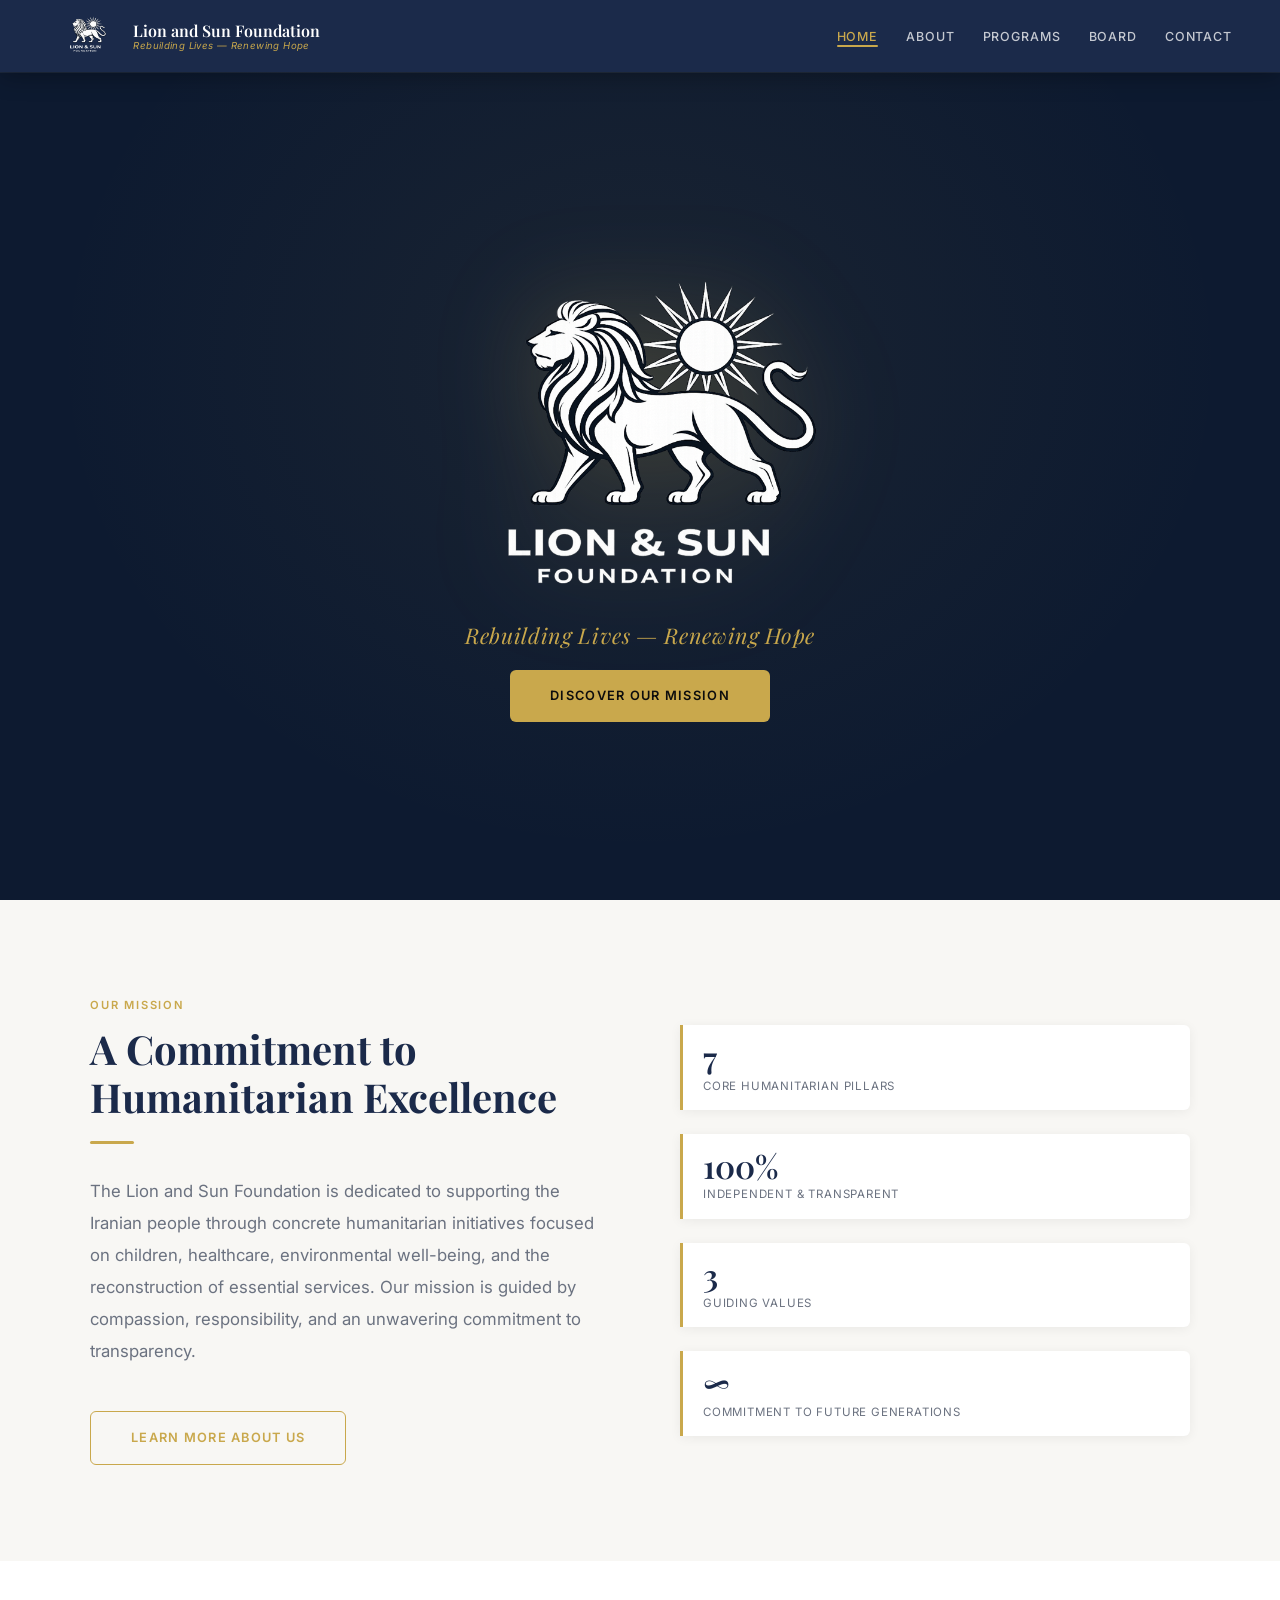
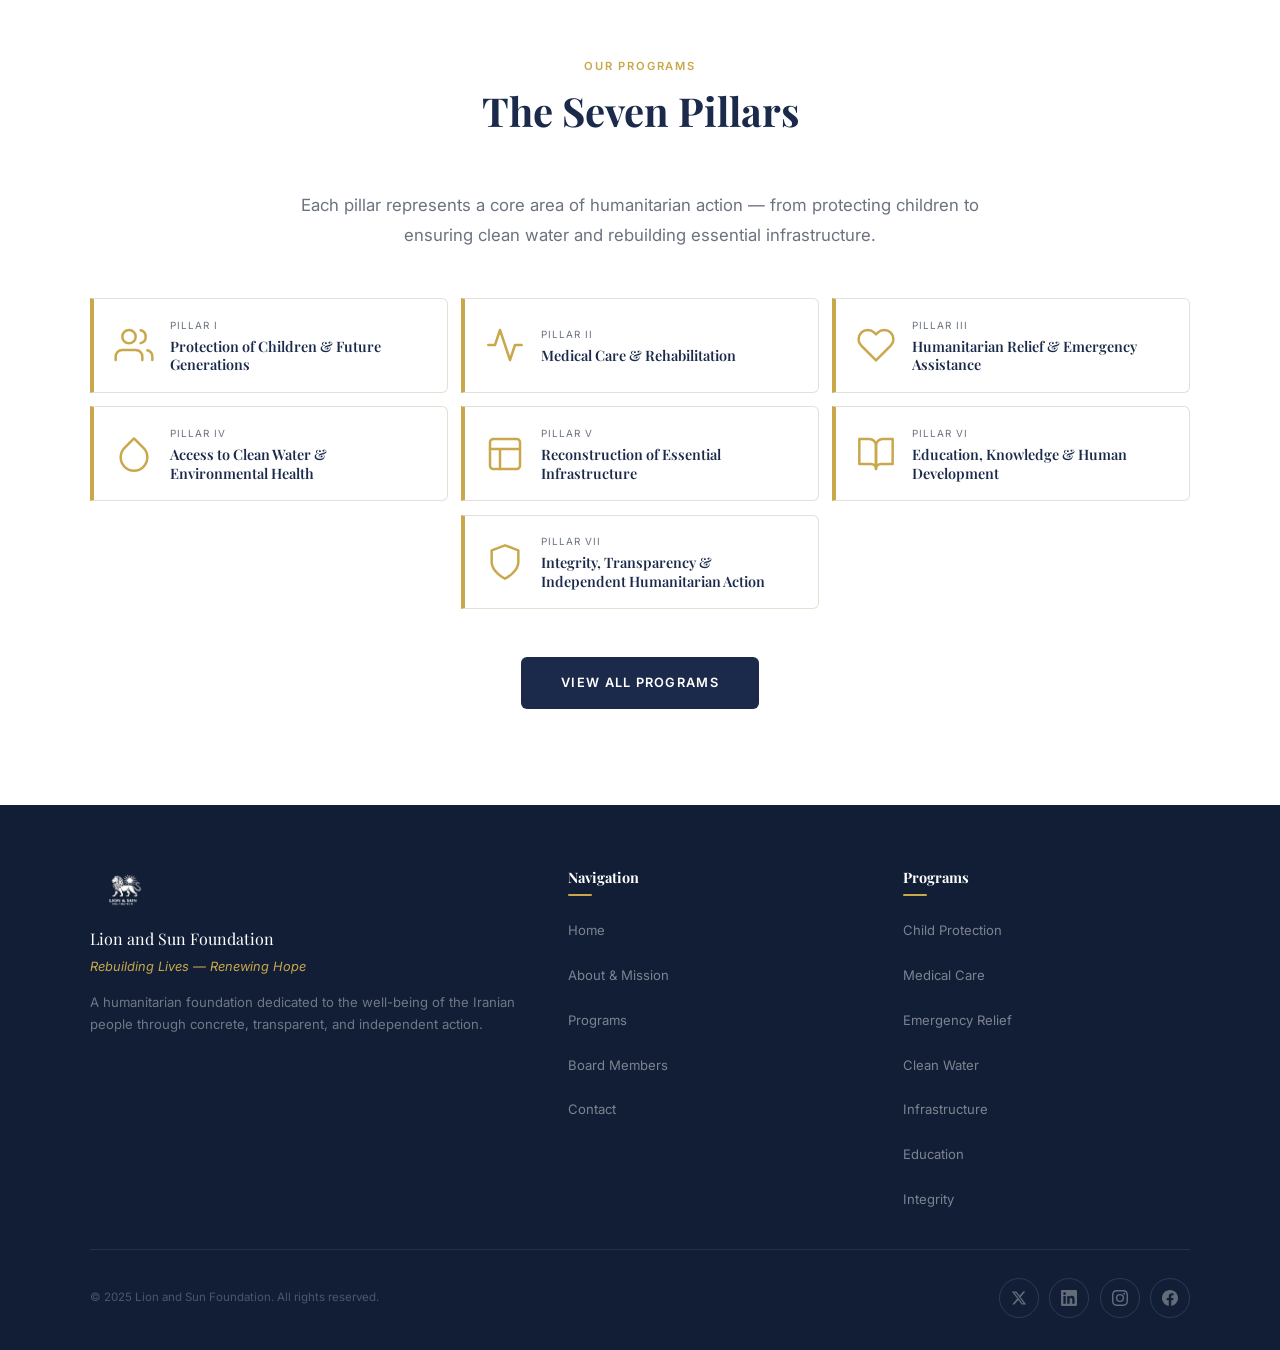
<file: index.html>
<!DOCTYPE html>
<html lang="en">
<head>
  <meta charset="UTF-8" />
  <meta name="viewport" content="width=device-width, initial-scale=1.0" />
  <title>Lion and Sun Foundation</title>
  <meta name="description" content="The Lion and Sun Foundation is dedicated to supporting the Iranian people through concrete humanitarian initiatives." />
  <link rel="icon" type="image/svg+xml" href="favicon.svg" />
  <link rel="alternate icon" type="image/png" href="logo.png" />
  <link rel="stylesheet" href="styles.css" />
</head>
<body>
  <!-- ── MOBILE MENU OVERLAY ── -->
  <div class="mobile-menu-overlay"></div>
  <div class="mobile-menu">
    <ul class="mobile-menu-nav">
      <li><a href="index.html">Home</a></li>
      <li><a href="about.html">About</a></li>
      <li><a href="programs.html">Programs</a></li>
      <li><a href="board.html">Board</a></li>
      <li><a href="contact.html">Contact</a></li>
    </ul>
    <div class="mobile-menu-brand">
      <p>Rebuilding Lives — Renewing Hope</p>
    </div>
  </div>

  <!-- ── NAVBAR ── -->
  <nav class="navbar" id="navbar">
    <a href="index.html" class="navbar-brand">
      <img src="logo.png" alt="Lion and Sun Foundation" />
      <div class="navbar-brand-text">
        <span class="navbar-brand-name">Lion and Sun Foundation</span>
        <span class="navbar-brand-tagline">Rebuilding Lives — Renewing Hope</span>
      </div>
    </a>
    <button class="navbar-toggle" aria-label="Toggle menu">
      <span></span><span></span><span></span>
    </button>
    <ul class="navbar-nav">
      <li><a href="index.html">Home</a></li>
      <li><a href="about.html">About</a></li>
      <li><a href="programs.html">Programs</a></li>
      <li><a href="board.html">Board</a></li>
      <li><a href="contact.html">Contact</a></li>
    </ul>
  </nav>

  <!-- ── HERO ── -->
  <section class="hero" id="hero">
    <div class="hero-inner">
      <img src="logo.png" alt="Lion and Sun Foundation Logo" class="hero-logo" />
      <div class="hero-divider"></div>
      <p class="hero-tagline">Rebuilding Lives — Renewing Hope</p>
      <div class="hero-cta">
        <a href="about.html" class="btn btn-gold">Discover Our Mission</a>
      </div>
    </div>
  </section>

  <!-- ── MISSION ── -->
  <section class="mission-section">
    <div class="container">
      <div class="mission-grid">
        <div>
          <p class="section-label reveal">Our Mission</p>
          <h2 class="section-title reveal">A Commitment to<br />Humanitarian Excellence</h2>
          <div class="section-divider reveal"></div>
          <p class="mission-text reveal">
            The Lion and Sun Foundation is dedicated to supporting the Iranian people through concrete humanitarian initiatives focused on children, healthcare, environmental well-being, and the reconstruction of essential services. Our mission is guided by compassion, responsibility, and an unwavering commitment to transparency.
          </p>
          <br />
          <a href="about.html" class="btn btn-outline-gold reveal" style="margin-top:1rem;">Learn More About Us</a>
        </div>
        <div class="mission-accent">
          <div class="mission-stat reveal reveal-delay-1">
            <div class="mission-stat-number">7</div>
            <div class="mission-stat-label">Core Humanitarian Pillars</div>
          </div>
          <div class="mission-stat reveal reveal-delay-2">
            <div class="mission-stat-number">100%</div>
            <div class="mission-stat-label">Independent &amp; Transparent</div>
          </div>
          <div class="mission-stat reveal reveal-delay-3">
            <div class="mission-stat-number">3</div>
            <div class="mission-stat-label">Guiding Values</div>
          </div>
          <div class="mission-stat reveal reveal-delay-4">
            <div class="mission-stat-number">∞</div>
            <div class="mission-stat-label">Commitment to Future Generations</div>
          </div>
        </div>
      </div>
    </div>
  </section>

  <!-- ── PILLARS PREVIEW ── -->
  <section class="pillars-section">
    <div class="container">
      <div class="text-center">
        <p class="section-label reveal">Our Programs</p>
        <h2 class="section-title reveal">The Seven Pillars</h2>
        <div class="section-divider center reveal"></div>
        <p class="section-intro reveal" style="margin: 0 auto 0;">
          Each pillar represents a core area of humanitarian action — from protecting children to ensuring clean water and rebuilding essential infrastructure.
        </p>
      </div>

      <div class="pillars-grid" style="margin-top:3rem;">

        <!-- Pillar 1 -->
        <a href="programs.html#pillar-1" class="pillar-card reveal reveal-delay-1">
          <div class="pillar-card-icon">
            <svg viewBox="0 0 24 24" fill="none" stroke="currentColor" stroke-width="1.5" stroke-linecap="round" stroke-linejoin="round">
              <path d="M17 21v-2a4 4 0 0 0-4-4H5a4 4 0 0 0-4 4v2"/>
              <circle cx="9" cy="7" r="4"/>
              <path d="M23 21v-2a4 4 0 0 0-3-3.87"/>
              <path d="M16 3.13a4 4 0 0 1 0 7.75"/>
            </svg>
          </div>
          <div>
            <div class="pillar-card-number">Pillar I</div>
            <div class="pillar-card-title">Protection of Children &amp; Future Generations</div>
          </div>
        </a>

        <!-- Pillar 2 -->
        <a href="programs.html#pillar-2" class="pillar-card reveal reveal-delay-2">
          <div class="pillar-card-icon">
            <svg viewBox="0 0 24 24" fill="none" stroke="currentColor" stroke-width="1.5" stroke-linecap="round" stroke-linejoin="round">
              <path d="M22 12h-4l-3 9L9 3l-3 9H2"/>
            </svg>
          </div>
          <div>
            <div class="pillar-card-number">Pillar II</div>
            <div class="pillar-card-title">Medical Care &amp; Rehabilitation</div>
          </div>
        </a>

        <!-- Pillar 3 -->
        <a href="programs.html#pillar-3" class="pillar-card reveal reveal-delay-3">
          <div class="pillar-card-icon">
            <svg viewBox="0 0 24 24" fill="none" stroke="currentColor" stroke-width="1.5" stroke-linecap="round" stroke-linejoin="round">
              <path d="M20.84 4.61a5.5 5.5 0 0 0-7.78 0L12 5.67l-1.06-1.06a5.5 5.5 0 0 0-7.78 7.78l1.06 1.06L12 21.23l7.78-7.78 1.06-1.06a5.5 5.5 0 0 0 0-7.78z"/>
            </svg>
          </div>
          <div>
            <div class="pillar-card-number">Pillar III</div>
            <div class="pillar-card-title">Humanitarian Relief &amp; Emergency Assistance</div>
          </div>
        </a>

        <!-- Pillar 4 -->
        <a href="programs.html#pillar-4" class="pillar-card reveal reveal-delay-1">
          <div class="pillar-card-icon">
            <svg viewBox="0 0 24 24" fill="none" stroke="currentColor" stroke-width="1.5" stroke-linecap="round" stroke-linejoin="round">
              <path d="M12 2.69l5.66 5.66a8 8 0 1 1-11.31 0z"/>
            </svg>
          </div>
          <div>
            <div class="pillar-card-number">Pillar IV</div>
            <div class="pillar-card-title">Access to Clean Water &amp; Environmental Health</div>
          </div>
        </a>

        <!-- Pillar 5 -->
        <a href="programs.html#pillar-5" class="pillar-card reveal reveal-delay-2">
          <div class="pillar-card-icon">
            <svg viewBox="0 0 24 24" fill="none" stroke="currentColor" stroke-width="1.5" stroke-linecap="round" stroke-linejoin="round">
              <rect x="3" y="3" width="18" height="18" rx="2" ry="2"/>
              <path d="M3 9h18M9 21V9"/>
            </svg>
          </div>
          <div>
            <div class="pillar-card-number">Pillar V</div>
            <div class="pillar-card-title">Reconstruction of Essential Infrastructure</div>
          </div>
        </a>

        <!-- Pillar 6 -->
        <a href="programs.html#pillar-6" class="pillar-card reveal reveal-delay-3">
          <div class="pillar-card-icon">
            <svg viewBox="0 0 24 24" fill="none" stroke="currentColor" stroke-width="1.5" stroke-linecap="round" stroke-linejoin="round">
              <path d="M2 3h6a4 4 0 0 1 4 4v14a3 3 0 0 0-3-3H2z"/>
              <path d="M22 3h-6a4 4 0 0 0-4 4v14a3 3 0 0 1 3-3h7z"/>
            </svg>
          </div>
          <div>
            <div class="pillar-card-number">Pillar VI</div>
            <div class="pillar-card-title">Education, Knowledge &amp; Human Development</div>
          </div>
        </a>

        <!-- Pillar 7 — centered last -->
        <a href="programs.html#pillar-7" class="pillar-card pillar-card--last reveal">
          <div class="pillar-card-icon">
            <svg viewBox="0 0 24 24" fill="none" stroke="currentColor" stroke-width="1.5" stroke-linecap="round" stroke-linejoin="round">
              <path d="M12 22s8-4 8-10V5l-8-3-8 3v7c0 6 8 10 8 10z"/>
            </svg>
          </div>
          <div>
            <div class="pillar-card-number">Pillar VII</div>
            <div class="pillar-card-title">Integrity, Transparency &amp; Independent Humanitarian Action</div>
          </div>
        </a>

      </div>

      <div class="text-center reveal" style="margin-top:3rem;">
        <a href="programs.html" class="btn btn-navy">View All Programs</a>
      </div>
    </div>
  </section>

  <!-- ── FOOTER ── -->
  <footer class="footer">
    <div class="footer-inner">
      <div class="footer-top">
        <div class="footer-brand">
          <img src="logo.png" alt="Lion and Sun Foundation" />
          <div class="footer-brand-name">Lion and Sun Foundation</div>
          <div class="footer-tagline">Rebuilding Lives — Renewing Hope</div>
          <p class="footer-desc">A humanitarian foundation dedicated to the well-being of the Iranian people through concrete, transparent, and independent action.</p>
        </div>
        <div class="footer-col">
          <h4>Navigation</h4>
          <ul>
            <li><a href="index.html">Home</a></li>
            <li><a href="about.html">About &amp; Mission</a></li>
            <li><a href="programs.html">Programs</a></li>
            <li><a href="board.html">Board Members</a></li>
            <li><a href="contact.html">Contact</a></li>
          </ul>
        </div>
        <div class="footer-col">
          <h4>Programs</h4>
          <ul>
            <li><a href="programs.html#pillar-1">Child Protection</a></li>
            <li><a href="programs.html#pillar-2">Medical Care</a></li>
            <li><a href="programs.html#pillar-3">Emergency Relief</a></li>
            <li><a href="programs.html#pillar-4">Clean Water</a></li>
            <li><a href="programs.html#pillar-5">Infrastructure</a></li>
            <li><a href="programs.html#pillar-6">Education</a></li>
            <li><a href="programs.html#pillar-7">Integrity</a></li>
          </ul>
        </div>
      </div>
      <div class="footer-bottom">
        <p class="footer-copy">&copy; 2025 Lion and Sun Foundation. All rights reserved.</p>
        <div class="footer-social">
          <!-- Twitter/X -->
          <a href="#" aria-label="Twitter">
            <svg width="16" height="16" viewBox="0 0 24 24" fill="currentColor"><path d="M18.244 2.25h3.308l-7.227 8.26 8.502 11.24H16.17l-5.214-6.817L4.99 21.75H1.68l7.73-8.835L1.254 2.25H8.08l4.713 6.231zm-1.161 17.52h1.833L7.084 4.126H5.117z"/></svg>
          </a>
          <!-- LinkedIn -->
          <a href="#" aria-label="LinkedIn">
            <svg width="16" height="16" viewBox="0 0 24 24" fill="currentColor"><path d="M20.447 20.452h-3.554v-5.569c0-1.328-.027-3.037-1.852-3.037-1.853 0-2.136 1.445-2.136 2.939v5.667H9.351V9h3.414v1.561h.046c.477-.9 1.637-1.85 3.37-1.85 3.601 0 4.267 2.37 4.267 5.455v6.286zM5.337 7.433a2.062 2.062 0 0 1-2.063-2.065 2.064 2.064 0 1 1 2.063 2.065zm1.782 13.019H3.555V9h3.564v11.452zM22.225 0H1.771C.792 0 0 .774 0 1.729v20.542C0 23.227.792 24 1.771 24h20.451C23.2 24 24 23.227 24 22.271V1.729C24 .774 23.2 0 22.222 0h.003z"/></svg>
          </a>
          <!-- Instagram -->
          <a href="#" aria-label="Instagram">
            <svg width="16" height="16" viewBox="0 0 24 24" fill="currentColor"><path d="M12 2.163c3.204 0 3.584.012 4.85.07 3.252.148 4.771 1.691 4.919 4.919.058 1.265.069 1.645.069 4.849 0 3.205-.012 3.584-.069 4.849-.149 3.225-1.664 4.771-4.919 4.919-1.266.058-1.644.07-4.85.07-3.204 0-3.584-.012-4.849-.07-3.26-.149-4.771-1.699-4.919-4.92-.058-1.265-.07-1.644-.07-4.849 0-3.204.013-3.583.07-4.849.149-3.227 1.664-4.771 4.919-4.919 1.266-.057 1.645-.069 4.849-.069zm0-2.163c-3.259 0-3.667.014-4.947.072-4.358.2-6.78 2.618-6.98 6.98-.059 1.281-.073 1.689-.073 4.948 0 3.259.014 3.668.072 4.948.2 4.358 2.618 6.78 6.98 6.98 1.281.058 1.689.072 4.948.072 3.259 0 3.668-.014 4.948-.072 4.354-.2 6.782-2.618 6.979-6.98.059-1.28.073-1.689.073-4.948 0-3.259-.014-3.667-.072-4.947-.196-4.354-2.617-6.78-6.979-6.98-1.281-.059-1.69-.073-4.949-.073zm0 5.838a6.162 6.162 0 1 0 0 12.324 6.162 6.162 0 0 0 0-12.324zM12 16a4 4 0 1 1 0-8 4 4 0 0 1 0 8zm6.406-11.845a1.44 1.44 0 1 0 0 2.881 1.44 1.44 0 0 0 0-2.881z"/></svg>
          </a>
          <!-- Facebook -->
          <a href="#" aria-label="Facebook">
            <svg width="16" height="16" viewBox="0 0 24 24" fill="currentColor"><path d="M24 12.073c0-6.627-5.373-12-12-12s-12 5.373-12 12c0 5.99 4.388 10.954 10.125 11.854v-8.385H7.078v-3.47h3.047V9.43c0-3.007 1.792-4.669 4.533-4.669 1.312 0 2.686.235 2.686.235v2.953H15.83c-1.491 0-1.956.925-1.956 1.874v2.25h3.328l-.532 3.47h-2.796v8.385C19.612 23.027 24 18.062 24 12.073z"/></svg>
          </a>
        </div>
      </div>
    </div>
  </footer>

  <script src="script.js"></script>
</body>
</html>
</file>
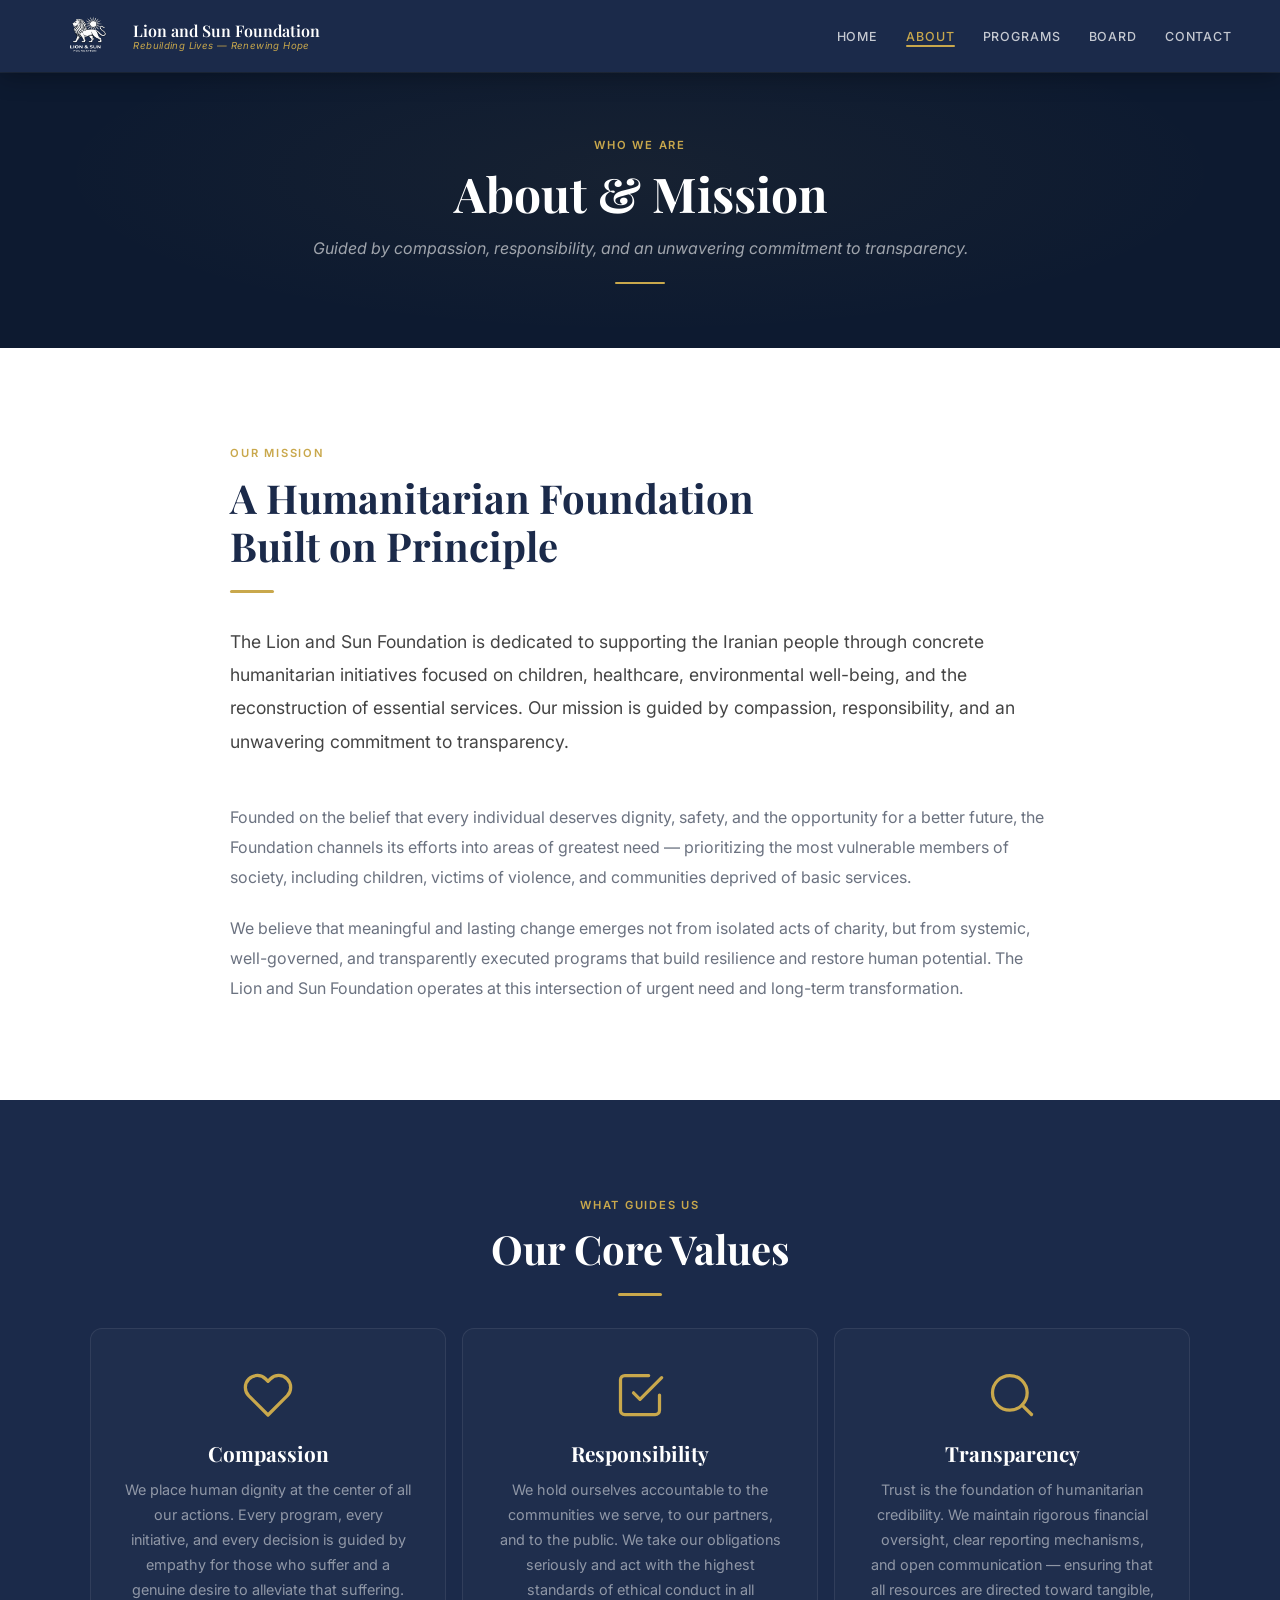
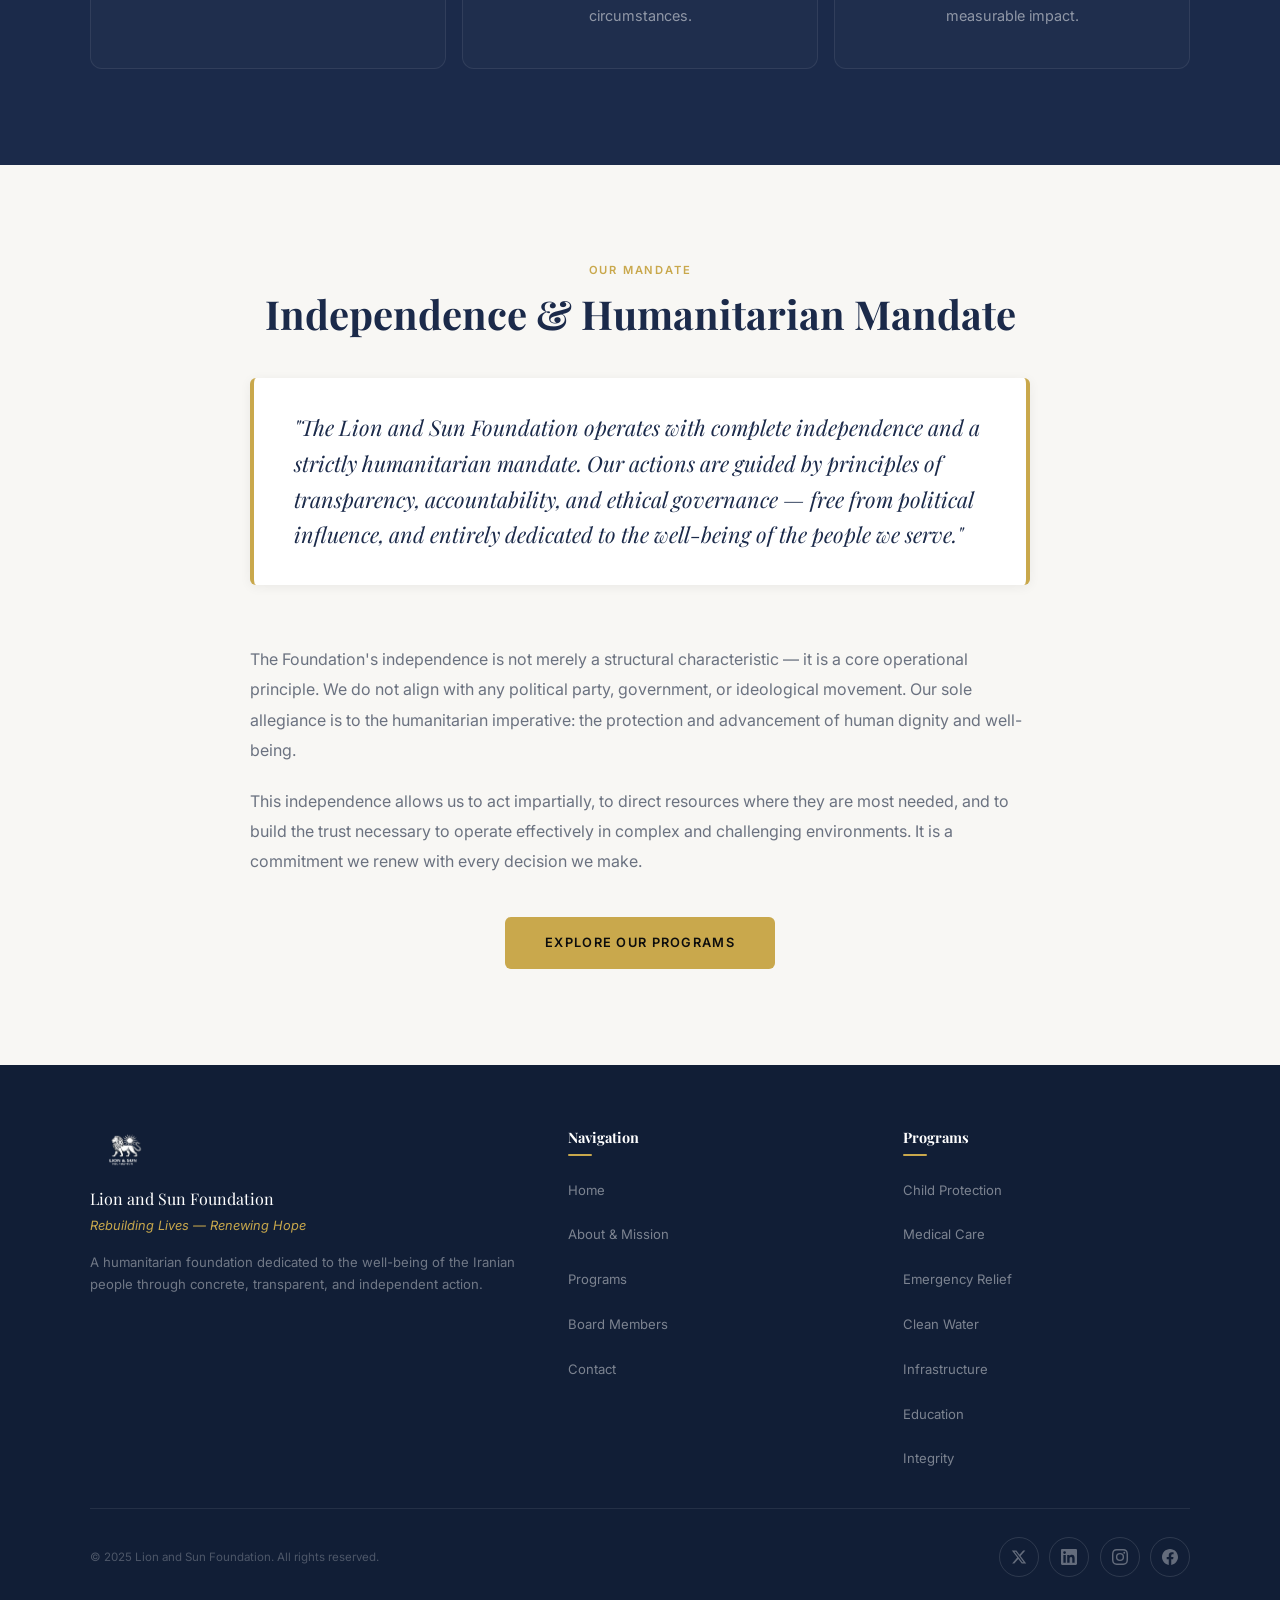
<file: about.html>
<!DOCTYPE html>
<html lang="en">
<head>
  <meta charset="UTF-8" />
  <meta name="viewport" content="width=device-width, initial-scale=1.0" />
  <title>About &amp; Mission — Lion and Sun Foundation</title>
  <meta name="description" content="Learn about the mission, values, and humanitarian mandate of the Lion and Sun Foundation." />
  <link rel="icon" type="image/svg+xml" href="favicon.svg" />
  <link rel="alternate icon" type="image/png" href="logo.png" />
  <link rel="stylesheet" href="styles.css" />
</head>
<body>
  <!-- ── MOBILE MENU OVERLAY ── -->
  <div class="mobile-menu-overlay"></div>
  <div class="mobile-menu">
    <ul class="mobile-menu-nav">
      <li><a href="index.html">Home</a></li>
      <li><a href="about.html">About</a></li>
      <li><a href="programs.html">Programs</a></li>
      <li><a href="board.html">Board</a></li>
      <li><a href="contact.html">Contact</a></li>
    </ul>
    <div class="mobile-menu-brand">
      <p>Rebuilding Lives — Renewing Hope</p>
    </div>
  </div>

  <!-- ── NAVBAR ── -->
  <nav class="navbar" id="navbar">
    <a href="index.html" class="navbar-brand">
      <img src="logo.png" alt="Lion and Sun Foundation" />
      <div class="navbar-brand-text">
        <span class="navbar-brand-name">Lion and Sun Foundation</span>
        <span class="navbar-brand-tagline">Rebuilding Lives — Renewing Hope</span>
      </div>
    </a>
    <button class="navbar-toggle" aria-label="Toggle menu">
      <span></span><span></span><span></span>
    </button>
    <ul class="navbar-nav">
      <li><a href="index.html">Home</a></li>
      <li><a href="about.html">About</a></li>
      <li><a href="programs.html">Programs</a></li>
      <li><a href="board.html">Board</a></li>
      <li><a href="contact.html">Contact</a></li>
    </ul>
  </nav>

  <!-- ── PAGE HERO ── -->
  <div class="page-hero">
    <div class="page-hero-inner">
      <p class="section-label" style="color:var(--gold);">Who We Are</p>
      <h1>About &amp; Mission</h1>
      <p class="page-hero-subtitle">Guided by compassion, responsibility, and an unwavering commitment to transparency.</p>
      <div class="page-hero-line"></div>
    </div>
  </div>

  <!-- ── FULL MISSION ── -->
  <section style="background: var(--white);">
    <div class="container">
      <div style="max-width: 820px; margin: 0 auto;">
        <p class="section-label reveal">Our Mission</p>
        <h2 class="section-title reveal">A Humanitarian Foundation<br />Built on Principle</h2>
        <div class="section-divider reveal"></div>
        <p class="section-intro reveal" style="max-width:100%; font-size:1.1rem; line-height:1.9; color:#444;">
          The Lion and Sun Foundation is dedicated to supporting the Iranian people through concrete humanitarian initiatives focused on children, healthcare, environmental well-being, and the reconstruction of essential services. Our mission is guided by compassion, responsibility, and an unwavering commitment to transparency.
        </p>
        <br/>
        <p class="reveal" style="font-size:1rem; color:var(--text-muted); line-height:1.9; margin-top:1rem;">
          Founded on the belief that every individual deserves dignity, safety, and the opportunity for a better future, the Foundation channels its efforts into areas of greatest need — prioritizing the most vulnerable members of society, including children, victims of violence, and communities deprived of basic services.
        </p>
        <p class="reveal" style="font-size:1rem; color:var(--text-muted); line-height:1.9; margin-top:1.25rem;">
          We believe that meaningful and lasting change emerges not from isolated acts of charity, but from systemic, well-governed, and transparently executed programs that build resilience and restore human potential. The Lion and Sun Foundation operates at this intersection of urgent need and long-term transformation.
        </p>
      </div>
    </div>
  </section>

  <!-- ── VALUES ── -->
  <section class="values-section">
    <div class="container">
      <div class="text-center">
        <p class="section-label reveal" style="color:var(--gold);">What Guides Us</p>
        <h2 class="section-title light reveal">Our Core Values</h2>
        <div class="section-divider center reveal"></div>
      </div>

      <div class="values-grid">

        <div class="value-card reveal reveal-delay-1">
          <div class="value-icon">
            <svg viewBox="0 0 24 24" fill="none" stroke="currentColor" stroke-width="1.5" stroke-linecap="round" stroke-linejoin="round">
              <path d="M20.84 4.61a5.5 5.5 0 0 0-7.78 0L12 5.67l-1.06-1.06a5.5 5.5 0 0 0-7.78 7.78l1.06 1.06L12 21.23l7.78-7.78 1.06-1.06a5.5 5.5 0 0 0 0-7.78z"/>
            </svg>
          </div>
          <h3 class="value-title">Compassion</h3>
          <p class="value-text">We place human dignity at the center of all our actions. Every program, every initiative, and every decision is guided by empathy for those who suffer and a genuine desire to alleviate that suffering.</p>
        </div>

        <div class="value-card reveal reveal-delay-2">
          <div class="value-icon">
            <svg viewBox="0 0 24 24" fill="none" stroke="currentColor" stroke-width="1.5" stroke-linecap="round" stroke-linejoin="round">
              <polyline points="9 11 12 14 22 4"/>
              <path d="M21 12v7a2 2 0 0 1-2 2H5a2 2 0 0 1-2-2V5a2 2 0 0 1 2-2h11"/>
            </svg>
          </div>
          <h3 class="value-title">Responsibility</h3>
          <p class="value-text">We hold ourselves accountable to the communities we serve, to our partners, and to the public. We take our obligations seriously and act with the highest standards of ethical conduct in all circumstances.</p>
        </div>

        <div class="value-card reveal reveal-delay-3">
          <div class="value-icon">
            <svg viewBox="0 0 24 24" fill="none" stroke="currentColor" stroke-width="1.5" stroke-linecap="round" stroke-linejoin="round">
              <circle cx="11" cy="11" r="8"/>
              <line x1="21" y1="21" x2="16.65" y2="16.65"/>
            </svg>
          </div>
          <h3 class="value-title">Transparency</h3>
          <p class="value-text">Trust is the foundation of humanitarian credibility. We maintain rigorous financial oversight, clear reporting mechanisms, and open communication — ensuring that all resources are directed toward tangible, measurable impact.</p>
        </div>

      </div>
    </div>
  </section>

  <!-- ── MANDATE ── -->
  <section class="mandate-section">
    <div class="container">
      <div class="mandate-block">
        <p class="section-label reveal text-center">Our Mandate</p>
        <h2 class="section-title reveal text-center" style="margin-bottom:2.5rem;">Independence &amp; Humanitarian Mandate</h2>
        <div class="reveal">
          <blockquote class="mandate-quote">
            "The Lion and Sun Foundation operates with complete independence and a strictly humanitarian mandate. Our actions are guided by principles of transparency, accountability, and ethical governance — free from political influence, and entirely dedicated to the well-being of the people we serve."
          </blockquote>
        </div>
        <br/>
        <p class="reveal" style="font-size:1rem; color:var(--text-muted); line-height:1.9; margin-top:2rem; text-align:left;">
          The Foundation's independence is not merely a structural characteristic — it is a core operational principle. We do not align with any political party, government, or ideological movement. Our sole allegiance is to the humanitarian imperative: the protection and advancement of human dignity and well-being.
        </p>
        <p class="reveal" style="font-size:1rem; color:var(--text-muted); line-height:1.9; margin-top:1.25rem; text-align:left;">
          This independence allows us to act impartially, to direct resources where they are most needed, and to build the trust necessary to operate effectively in complex and challenging environments. It is a commitment we renew with every decision we make.
        </p>
        <div class="reveal" style="margin-top:2.5rem; text-align:center;">
          <a href="programs.html" class="btn btn-gold">Explore Our Programs</a>
        </div>
      </div>
    </div>
  </section>

  <!-- ── FOOTER ── -->
  <footer class="footer">
    <div class="footer-inner">
      <div class="footer-top">
        <div class="footer-brand">
          <img src="logo.png" alt="Lion and Sun Foundation" />
          <div class="footer-brand-name">Lion and Sun Foundation</div>
          <div class="footer-tagline">Rebuilding Lives — Renewing Hope</div>
          <p class="footer-desc">A humanitarian foundation dedicated to the well-being of the Iranian people through concrete, transparent, and independent action.</p>
        </div>
        <div class="footer-col">
          <h4>Navigation</h4>
          <ul>
            <li><a href="index.html">Home</a></li>
            <li><a href="about.html">About &amp; Mission</a></li>
            <li><a href="programs.html">Programs</a></li>
            <li><a href="board.html">Board Members</a></li>
            <li><a href="contact.html">Contact</a></li>
          </ul>
        </div>
        <div class="footer-col">
          <h4>Programs</h4>
          <ul>
            <li><a href="programs.html#pillar-1">Child Protection</a></li>
            <li><a href="programs.html#pillar-2">Medical Care</a></li>
            <li><a href="programs.html#pillar-3">Emergency Relief</a></li>
            <li><a href="programs.html#pillar-4">Clean Water</a></li>
            <li><a href="programs.html#pillar-5">Infrastructure</a></li>
            <li><a href="programs.html#pillar-6">Education</a></li>
            <li><a href="programs.html#pillar-7">Integrity</a></li>
          </ul>
        </div>
      </div>
      <div class="footer-bottom">
        <p class="footer-copy">&copy; 2025 Lion and Sun Foundation. All rights reserved.</p>
        <div class="footer-social">
          <a href="#" aria-label="Twitter"><svg width="16" height="16" viewBox="0 0 24 24" fill="currentColor"><path d="M18.244 2.25h3.308l-7.227 8.26 8.502 11.24H16.17l-5.214-6.817L4.99 21.75H1.68l7.73-8.835L1.254 2.25H8.08l4.713 6.231zm-1.161 17.52h1.833L7.084 4.126H5.117z"/></svg></a>
          <a href="#" aria-label="LinkedIn"><svg width="16" height="16" viewBox="0 0 24 24" fill="currentColor"><path d="M20.447 20.452h-3.554v-5.569c0-1.328-.027-3.037-1.852-3.037-1.853 0-2.136 1.445-2.136 2.939v5.667H9.351V9h3.414v1.561h.046c.477-.9 1.637-1.85 3.37-1.85 3.601 0 4.267 2.37 4.267 5.455v6.286zM5.337 7.433a2.062 2.062 0 0 1-2.063-2.065 2.064 2.064 0 1 1 2.063 2.065zm1.782 13.019H3.555V9h3.564v11.452zM22.225 0H1.771C.792 0 0 .774 0 1.729v20.542C0 23.227.792 24 1.771 24h20.451C23.2 24 24 23.227 24 22.271V1.729C24 .774 23.2 0 22.222 0h.003z"/></svg></a>
          <a href="#" aria-label="Instagram"><svg width="16" height="16" viewBox="0 0 24 24" fill="currentColor"><path d="M12 2.163c3.204 0 3.584.012 4.85.07 3.252.148 4.771 1.691 4.919 4.919.058 1.265.069 1.645.069 4.849 0 3.205-.012 3.584-.069 4.849-.149 3.225-1.664 4.771-4.919 4.919-1.266.058-1.644.07-4.85.07-3.204 0-3.584-.012-4.849-.07-3.26-.149-4.771-1.699-4.919-4.92-.058-1.265-.07-1.644-.07-4.849 0-3.204.013-3.583.07-4.849.149-3.227 1.664-4.771 4.919-4.919 1.266-.057 1.645-.069 4.849-.069zm0-2.163c-3.259 0-3.667.014-4.947.072-4.358.2-6.78 2.618-6.98 6.98-.059 1.281-.073 1.689-.073 4.948 0 3.259.014 3.668.072 4.948.2 4.358 2.618 6.78 6.98 6.98 1.281.058 1.689.072 4.948.072 3.259 0 3.668-.014 4.948-.072 4.354-.2 6.782-2.618 6.979-6.98.059-1.28.073-1.689.073-4.948 0-3.259-.014-3.667-.072-4.947-.196-4.354-2.617-6.78-6.979-6.98-1.281-.059-1.69-.073-4.949-.073zm0 5.838a6.162 6.162 0 1 0 0 12.324 6.162 6.162 0 0 0 0-12.324zM12 16a4 4 0 1 1 0-8 4 4 0 0 1 0 8zm6.406-11.845a1.44 1.44 0 1 0 0 2.881 1.44 1.44 0 0 0 0-2.881z"/></svg></a>
          <a href="#" aria-label="Facebook"><svg width="16" height="16" viewBox="0 0 24 24" fill="currentColor"><path d="M24 12.073c0-6.627-5.373-12-12-12s-12 5.373-12 12c0 5.99 4.388 10.954 10.125 11.854v-8.385H7.078v-3.47h3.047V9.43c0-3.007 1.792-4.669 4.533-4.669 1.312 0 2.686.235 2.686.235v2.953H15.83c-1.491 0-1.956.925-1.956 1.874v2.25h3.328l-.532 3.47h-2.796v8.385C19.612 23.027 24 18.062 24 12.073z"/></svg></a>
        </div>
      </div>
    </div>
  </footer>

  <script src="script.js"></script>
</body>
</html>
</file>
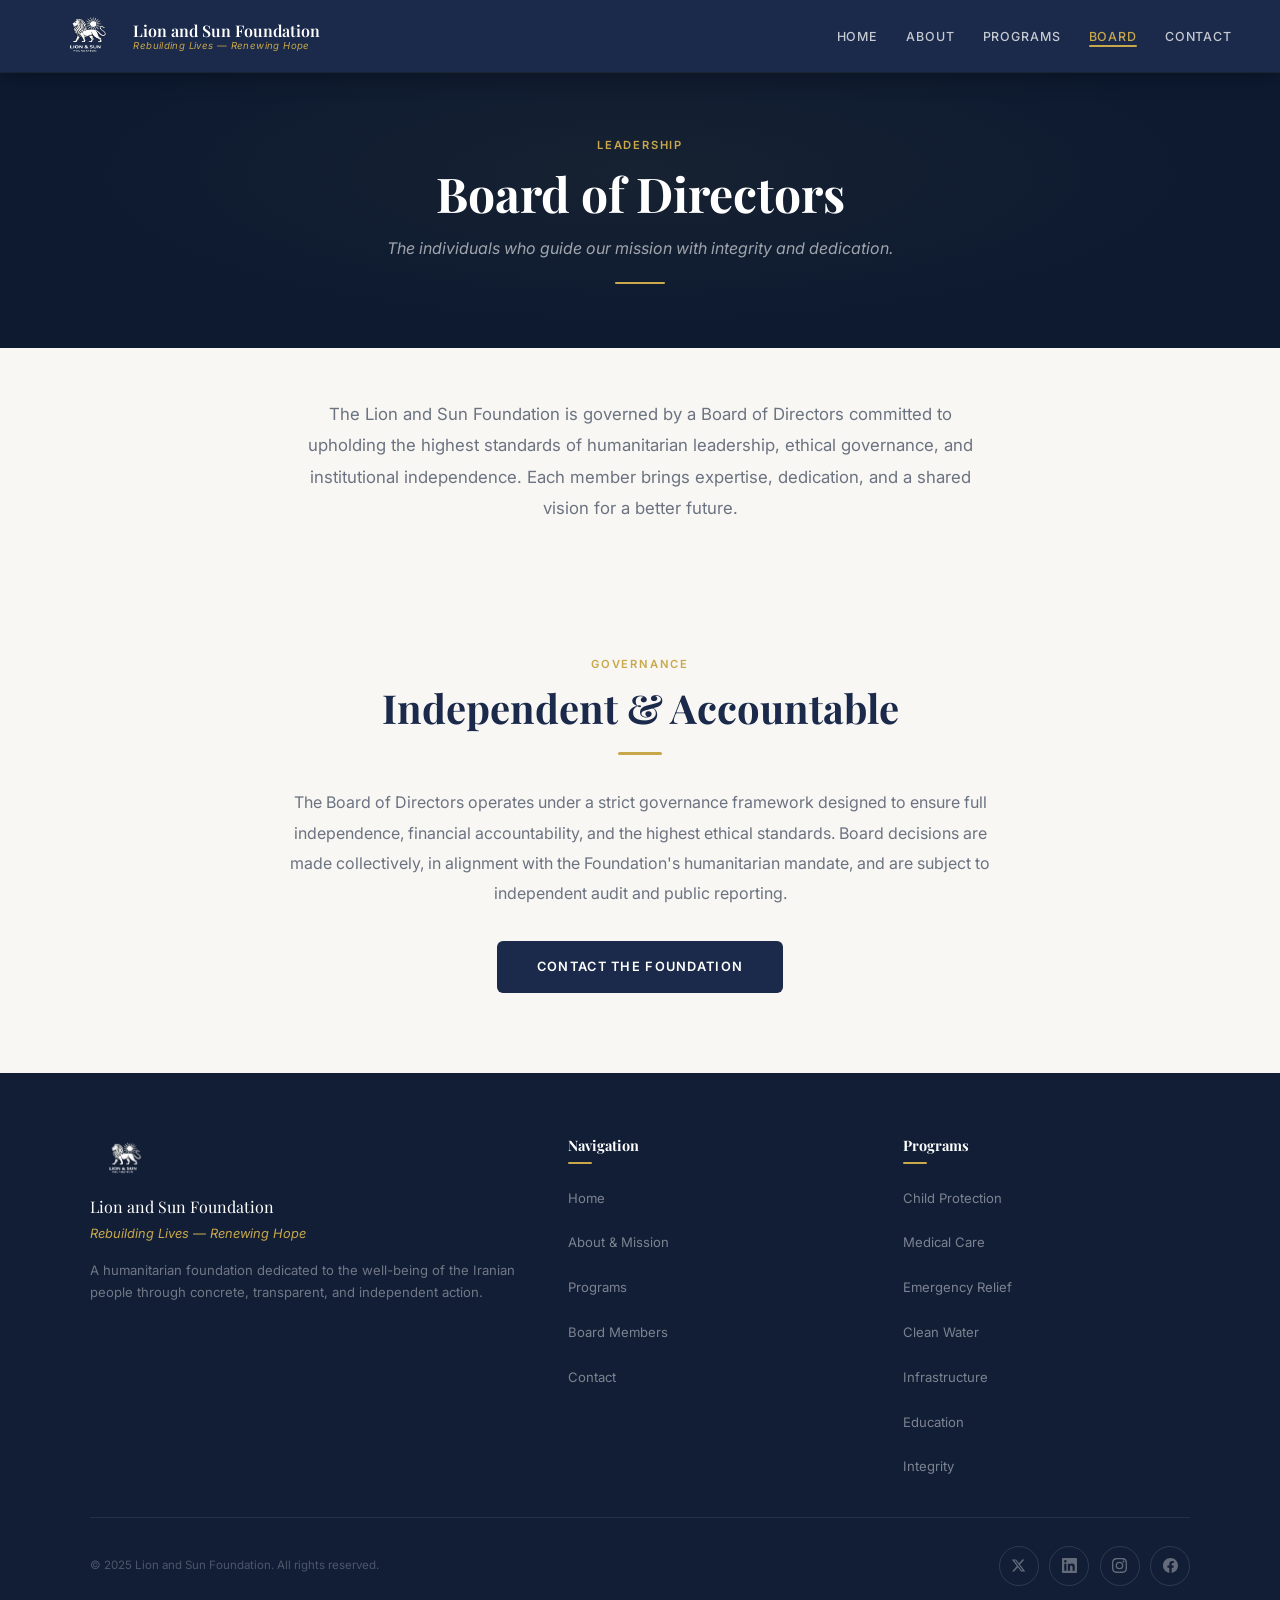
<file: board.html>
<!DOCTYPE html>
<html lang="en">
<head>
  <meta charset="UTF-8" />
  <meta name="viewport" content="width=device-width, initial-scale=1.0" />
  <title>Board Members — Lion and Sun Foundation</title>
  <meta name="description" content="Meet the Board of Directors of the Lion and Sun Foundation." />
  <link rel="icon" type="image/svg+xml" href="favicon.svg" />
  <link rel="alternate icon" type="image/png" href="logo.png" />
  <link rel="stylesheet" href="styles.css" />
</head>
<body>

  <!-- ── MOBILE MENU OVERLAY ── -->
  <div class="mobile-menu-overlay"></div>
  <div class="mobile-menu">
    <ul class="mobile-menu-nav">
      <li><a href="index.html">Home</a></li>
      <li><a href="about.html">About</a></li>
      <li><a href="programs.html">Programs</a></li>
      <li><a href="board.html">Board</a></li>
      <li><a href="contact.html">Contact</a></li>
    </ul>
    <div class="mobile-menu-brand">
      <p>Rebuilding Lives — Renewing Hope</p>
    </div>
  </div>

  <!-- ── NAVBAR ── -->
  <nav class="navbar" id="navbar">
    <a href="index.html" class="navbar-brand">
      <img src="logo.png" alt="Lion and Sun Foundation" />
      <div class="navbar-brand-text">
        <span class="navbar-brand-name">Lion and Sun Foundation</span>
        <span class="navbar-brand-tagline">Rebuilding Lives — Renewing Hope</span>
      </div>
    </a>
    <button class="navbar-toggle" aria-label="Toggle menu" aria-expanded="false">
      <span></span><span></span><span></span>
    </button>
    <ul class="navbar-nav">
      <li><a href="index.html">Home</a></li>
      <li><a href="about.html">About</a></li>
      <li><a href="programs.html">Programs</a></li>
      <li><a href="board.html">Board</a></li>
      <li><a href="contact.html">Contact</a></li>
    </ul>
  </nav>

  <!-- ── PAGE HERO ── -->
  <div class="page-hero">
    <div class="page-hero-inner">
      <p class="section-label" style="color:var(--gold);">Leadership</p>
      <h1>Board of Directors</h1>
      <p class="page-hero-subtitle">The individuals who guide our mission with integrity and dedication.</p>
      <div class="page-hero-line"></div>
    </div>
  </div>

  <!-- ── BOARD INTRO ── -->
  <section class="board-intro-section">
    <div class="container text-center">
      <p class="reveal board-intro-text">
        The Lion and Sun Foundation is governed by a Board of Directors committed to upholding the highest standards of humanitarian leadership, ethical governance, and institutional independence. Each member brings expertise, dedication, and a shared vision for a better future.
      </p>
    </div>
  </section>


  <!-- ── GOVERNANCE NOTE ── -->
  <section class="governance-section">
    <div class="container">
      <div class="governance-inner">
        <p class="section-label reveal">Governance</p>
        <h2 class="section-title reveal">Independent &amp; Accountable</h2>
        <div class="section-divider center reveal"></div>
        <p class="reveal governance-text">
          The Board of Directors operates under a strict governance framework designed to ensure full independence, financial accountability, and the highest ethical standards. Board decisions are made collectively, in alignment with the Foundation's humanitarian mandate, and are subject to independent audit and public reporting.
        </p>
        <div class="reveal" style="margin-top:2rem;">
          <a href="contact.html" class="btn btn-navy">Contact the Foundation</a>
        </div>
      </div>
    </div>
  </section>

  <!-- ── FOOTER ── -->
  <footer class="footer">
    <div class="footer-inner">
      <div class="footer-top">
        <div class="footer-brand">
          <img src="logo.png" alt="Lion and Sun Foundation" />
          <div class="footer-brand-name">Lion and Sun Foundation</div>
          <div class="footer-tagline">Rebuilding Lives — Renewing Hope</div>
          <p class="footer-desc">A humanitarian foundation dedicated to the well-being of the Iranian people through concrete, transparent, and independent action.</p>
        </div>
        <div class="footer-cols-row">
          <div class="footer-col">
            <h4>Navigation</h4>
            <ul>
              <li><a href="index.html">Home</a></li>
              <li><a href="about.html">About &amp; Mission</a></li>
              <li><a href="programs.html">Programs</a></li>
              <li><a href="board.html">Board Members</a></li>
              <li><a href="contact.html">Contact</a></li>
            </ul>
          </div>
          <div class="footer-col">
            <h4>Programs</h4>
            <ul>
              <li><a href="programs.html#pillar-1">Child Protection</a></li>
              <li><a href="programs.html#pillar-2">Medical Care</a></li>
              <li><a href="programs.html#pillar-3">Emergency Relief</a></li>
              <li><a href="programs.html#pillar-4">Clean Water</a></li>
              <li><a href="programs.html#pillar-5">Infrastructure</a></li>
              <li><a href="programs.html#pillar-6">Education</a></li>
              <li><a href="programs.html#pillar-7">Integrity</a></li>
            </ul>
          </div>
        </div>
      </div>
      <div class="footer-bottom">
        <p class="footer-copy">&copy; 2025 Lion and Sun Foundation. All rights reserved.</p>
        <div class="footer-social">
          <a href="#" aria-label="Twitter"><svg width="15" height="15" viewBox="0 0 24 24" fill="currentColor"><path d="M18.244 2.25h3.308l-7.227 8.26 8.502 11.24H16.17l-5.214-6.817L4.99 21.75H1.68l7.73-8.835L1.254 2.25H8.08l4.713 6.231zm-1.161 17.52h1.833L7.084 4.126H5.117z"/></svg></a>
          <a href="#" aria-label="LinkedIn"><svg width="15" height="15" viewBox="0 0 24 24" fill="currentColor"><path d="M20.447 20.452h-3.554v-5.569c0-1.328-.027-3.037-1.852-3.037-1.853 0-2.136 1.445-2.136 2.939v5.667H9.351V9h3.414v1.561h.046c.477-.9 1.637-1.85 3.37-1.85 3.601 0 4.267 2.37 4.267 5.455v6.286zM5.337 7.433a2.062 2.062 0 0 1-2.063-2.065 2.064 2.064 0 1 1 2.063 2.065zm1.782 13.019H3.555V9h3.564v11.452zM22.225 0H1.771C.792 0 0 .774 0 1.729v20.542C0 23.227.792 24 1.771 24h20.451C23.2 24 24 23.227 24 22.271V1.729C24 .774 23.2 0 22.222 0h.003z"/></svg></a>
          <a href="#" aria-label="Instagram"><svg width="15" height="15" viewBox="0 0 24 24" fill="currentColor"><path d="M12 2.163c3.204 0 3.584.012 4.85.07 3.252.148 4.771 1.691 4.919 4.919.058 1.265.069 1.645.069 4.849 0 3.205-.012 3.584-.069 4.849-.149 3.225-1.664 4.771-4.919 4.919-1.266.058-1.644.07-4.85.07-3.204 0-3.584-.012-4.849-.07-3.26-.149-4.771-1.699-4.919-4.92-.058-1.265-.07-1.644-.07-4.849 0-3.204.013-3.583.07-4.849.149-3.227 1.664-4.771 4.919-4.919 1.266-.057 1.645-.069 4.849-.069zm0-2.163c-3.259 0-3.667.014-4.947.072-4.358.2-6.78 2.618-6.98 6.98-.059 1.281-.073 1.689-.073 4.948 0 3.259.014 3.668.072 4.948.2 4.358 2.618 6.78 6.98 6.98 1.281.058 1.689.072 4.948.072 3.259 0 3.668-.014 4.948-.072 4.354-.2 6.782-2.618 6.979-6.98.059-1.28.073-1.689.073-4.948 0-3.259-.014-3.667-.072-4.947-.196-4.354-2.617-6.78-6.979-6.98-1.281-.059-1.69-.073-4.949-.073zm0 5.838a6.162 6.162 0 1 0 0 12.324 6.162 6.162 0 0 0 0-12.324zM12 16a4 4 0 1 1 0-8 4 4 0 0 1 0 8zm6.406-11.845a1.44 1.44 0 1 0 0 2.881 1.44 1.44 0 0 0 0-2.881z"/></svg></a>
          <a href="#" aria-label="Facebook"><svg width="15" height="15" viewBox="0 0 24 24" fill="currentColor"><path d="M24 12.073c0-6.627-5.373-12-12-12s-12 5.373-12 12c0 5.99 4.388 10.954 10.125 11.854v-8.385H7.078v-3.47h3.047V9.43c0-3.007 1.792-4.669 4.533-4.669 1.312 0 2.686.235 2.686.235v2.953H15.83c-1.491 0-1.956.925-1.956 1.874v2.25h3.328l-.532 3.47h-2.796v8.385C19.612 23.027 24 18.062 24 12.073z"/></svg></a>
        </div>
      </div>
    </div>
  </footer>

  <script src="script.js"></script>
</body>
</html>
</file>
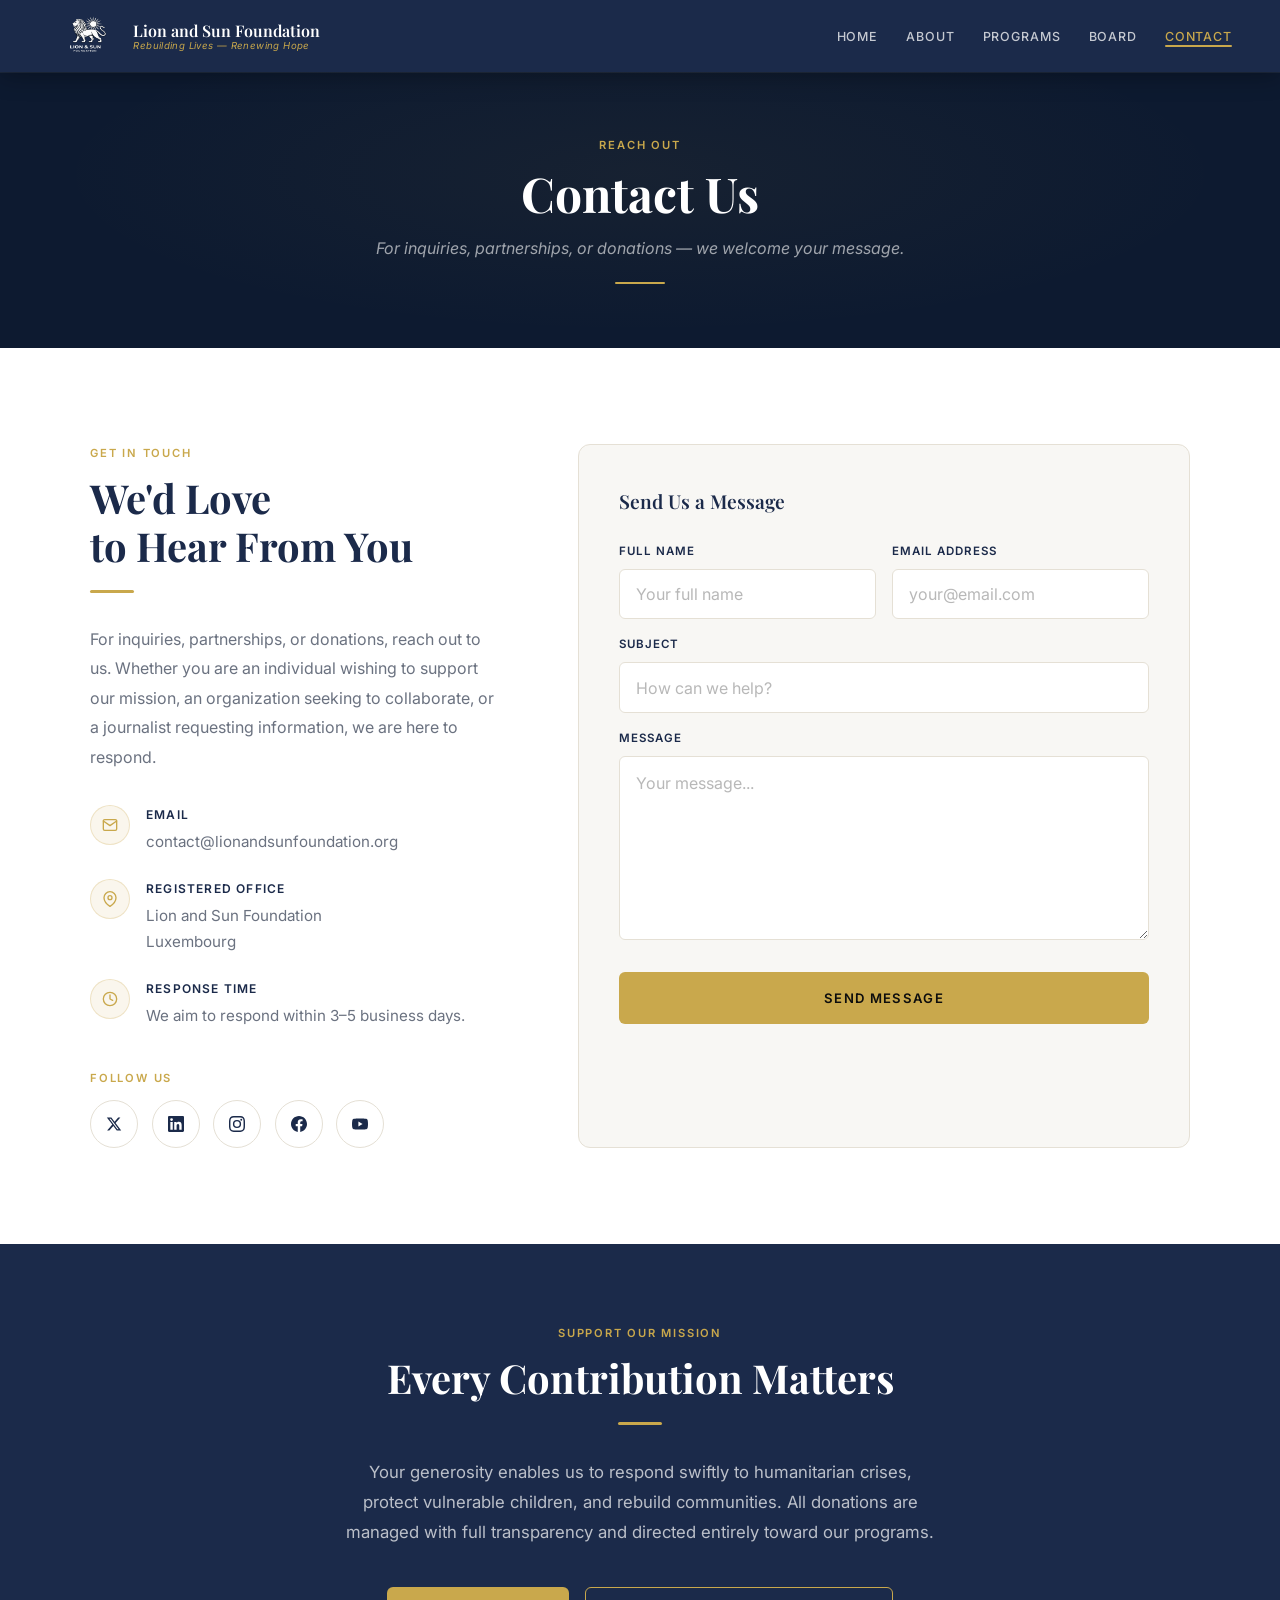
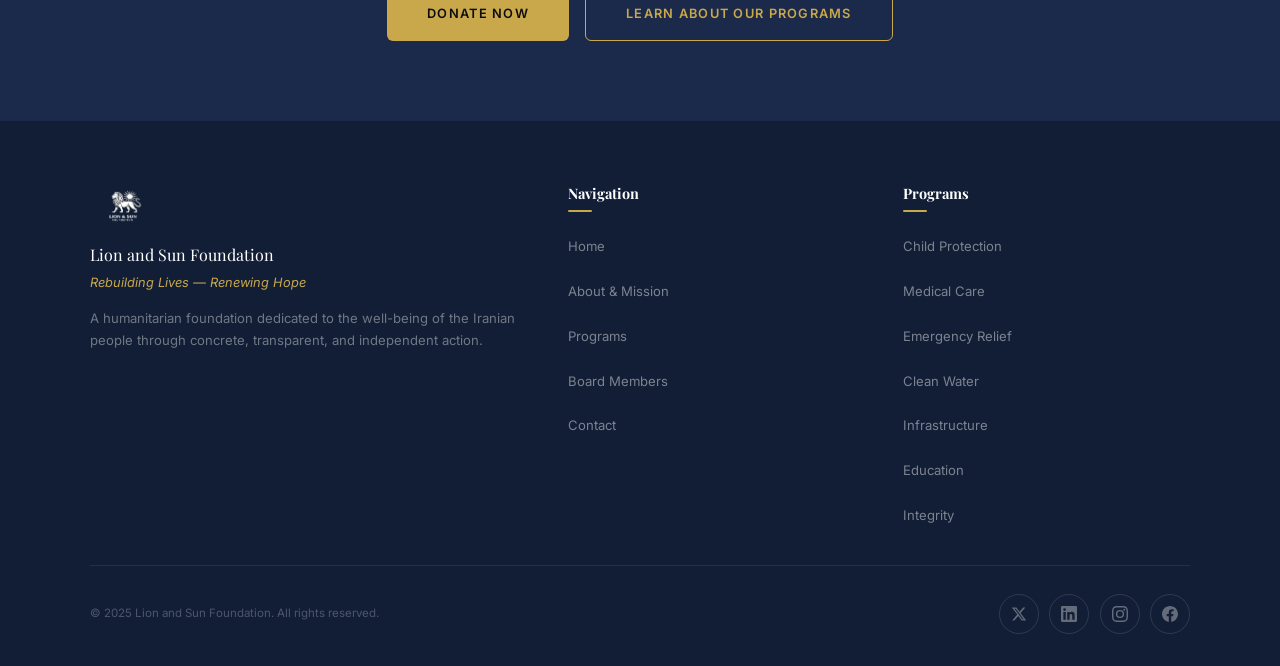
<file: contact.html>
<!DOCTYPE html>
<html lang="en">
<head>
  <meta charset="UTF-8" />
  <meta name="viewport" content="width=device-width, initial-scale=1.0" />
  <title>Contact — Lion and Sun Foundation</title>
  <meta name="description" content="Contact the Lion and Sun Foundation for inquiries, partnerships, or donations." />
  <link rel="icon" type="image/svg+xml" href="favicon.svg" />
  <link rel="alternate icon" type="image/png" href="logo.png" />
  <link rel="stylesheet" href="styles.css" />
</head>
<body>
  <!-- ── MOBILE MENU OVERLAY ── -->
  <div class="mobile-menu-overlay"></div>
  <div class="mobile-menu">
    <ul class="mobile-menu-nav">
      <li><a href="index.html">Home</a></li>
      <li><a href="about.html">About</a></li>
      <li><a href="programs.html">Programs</a></li>
      <li><a href="board.html">Board</a></li>
      <li><a href="contact.html">Contact</a></li>
    </ul>
    <div class="mobile-menu-brand">
      <p>Rebuilding Lives — Renewing Hope</p>
    </div>
  </div>

  <!-- ── NAVBAR ── -->
  <nav class="navbar" id="navbar">
    <a href="index.html" class="navbar-brand">
      <img src="logo.png" alt="Lion and Sun Foundation" />
      <div class="navbar-brand-text">
        <span class="navbar-brand-name">Lion and Sun Foundation</span>
        <span class="navbar-brand-tagline">Rebuilding Lives — Renewing Hope</span>
      </div>
    </a>
    <button class="navbar-toggle" aria-label="Toggle menu">
      <span></span><span></span><span></span>
    </button>
    <ul class="navbar-nav">
      <li><a href="index.html">Home</a></li>
      <li><a href="about.html">About</a></li>
      <li><a href="programs.html">Programs</a></li>
      <li><a href="board.html">Board</a></li>
      <li><a href="contact.html">Contact</a></li>
    </ul>
  </nav>

  <!-- ── PAGE HERO ── -->
  <div class="page-hero">
    <div class="page-hero-inner">
      <p class="section-label" style="color:var(--gold);">Reach Out</p>
      <h1>Contact Us</h1>
      <p class="page-hero-subtitle">For inquiries, partnerships, or donations — we welcome your message.</p>
      <div class="page-hero-line"></div>
    </div>
  </div>

  <!-- ── CONTACT SECTION ── -->
  <section class="contact-section">
    <div class="container">
      <div class="contact-grid">

        <!-- Left: Info -->
        <div>
          <p class="section-label reveal">Get In Touch</p>
          <h2 class="section-title reveal">We'd Love<br />to Hear From You</h2>
          <div class="section-divider reveal"></div>
          <p class="reveal" style="font-size:1rem; color:var(--text-muted); line-height:1.85; margin-bottom:2rem;">
            For inquiries, partnerships, or donations, reach out to us. Whether you are an individual wishing to support our mission, an organization seeking to collaborate, or a journalist requesting information, we are here to respond.
          </p>

          <div class="reveal" style="display:flex; flex-direction:column; gap:1.5rem; margin-bottom:2.5rem;">

            <div style="display:flex; gap:1rem; align-items:flex-start;">
              <div style="width:40px; height:40px; background:rgba(201,168,76,0.1); border:1px solid rgba(201,168,76,0.25); border-radius:50%; display:flex; align-items:center; justify-content:center; flex-shrink:0; color:var(--gold);">
                <svg width="16" height="16" viewBox="0 0 24 24" fill="none" stroke="currentColor" stroke-width="2" stroke-linecap="round" stroke-linejoin="round"><path d="M4 4h16c1.1 0 2 .9 2 2v12c0 1.1-.9 2-2 2H4c-1.1 0-2-.9-2-2V6c0-1.1.9-2 2-2z"/><polyline points="22,6 12,13 2,6"/></svg>
              </div>
              <div>
                <div style="font-size:0.75rem; text-transform:uppercase; letter-spacing:0.1em; color:var(--navy); font-weight:600; margin-bottom:0.25rem;">Email</div>
                <div style="font-size:0.95rem; color:var(--text-muted);">contact@lionandsunfoundation.org</div>
              </div>
            </div>

            <div style="display:flex; gap:1rem; align-items:flex-start;">
              <div style="width:40px; height:40px; background:rgba(201,168,76,0.1); border:1px solid rgba(201,168,76,0.25); border-radius:50%; display:flex; align-items:center; justify-content:center; flex-shrink:0; color:var(--gold);">
                <svg width="16" height="16" viewBox="0 0 24 24" fill="none" stroke="currentColor" stroke-width="2" stroke-linecap="round" stroke-linejoin="round"><path d="M21 10c0 7-9 13-9 13s-9-6-9-13a9 9 0 0 1 18 0z"/><circle cx="12" cy="10" r="3"/></svg>
              </div>
              <div>
                <div style="font-size:0.75rem; text-transform:uppercase; letter-spacing:0.1em; color:var(--navy); font-weight:600; margin-bottom:0.25rem;">Registered Office</div>
                <div style="font-size:0.95rem; color:var(--text-muted);">Lion and Sun Foundation<br />Luxembourg</div>
              </div>
            </div>

            <div style="display:flex; gap:1rem; align-items:flex-start;">
              <div style="width:40px; height:40px; background:rgba(201,168,76,0.1); border:1px solid rgba(201,168,76,0.25); border-radius:50%; display:flex; align-items:center; justify-content:center; flex-shrink:0; color:var(--gold);">
                <svg width="16" height="16" viewBox="0 0 24 24" fill="none" stroke="currentColor" stroke-width="2" stroke-linecap="round" stroke-linejoin="round"><circle cx="12" cy="12" r="10"/><polyline points="12 6 12 12 16 14"/></svg>
              </div>
              <div>
                <div style="font-size:0.75rem; text-transform:uppercase; letter-spacing:0.1em; color:var(--navy); font-weight:600; margin-bottom:0.25rem;">Response Time</div>
                <div style="font-size:0.95rem; color:var(--text-muted);">We aim to respond within 3–5 business days.</div>
              </div>
            </div>

          </div>

          <p class="section-label reveal" style="margin-bottom:0.75rem;">Follow Us</p>
          <div class="contact-social reveal">
            <!-- Twitter/X -->
            <a href="#" class="social-link" aria-label="Twitter">
              <svg width="16" height="16" viewBox="0 0 24 24" fill="currentColor"><path d="M18.244 2.25h3.308l-7.227 8.26 8.502 11.24H16.17l-5.214-6.817L4.99 21.75H1.68l7.73-8.835L1.254 2.25H8.08l4.713 6.231zm-1.161 17.52h1.833L7.084 4.126H5.117z"/></svg>
            </a>
            <!-- LinkedIn -->
            <a href="#" class="social-link" aria-label="LinkedIn">
              <svg width="16" height="16" viewBox="0 0 24 24" fill="currentColor"><path d="M20.447 20.452h-3.554v-5.569c0-1.328-.027-3.037-1.852-3.037-1.853 0-2.136 1.445-2.136 2.939v5.667H9.351V9h3.414v1.561h.046c.477-.9 1.637-1.85 3.37-1.85 3.601 0 4.267 2.37 4.267 5.455v6.286zM5.337 7.433a2.062 2.062 0 0 1-2.063-2.065 2.064 2.064 0 1 1 2.063 2.065zm1.782 13.019H3.555V9h3.564v11.452zM22.225 0H1.771C.792 0 0 .774 0 1.729v20.542C0 23.227.792 24 1.771 24h20.451C23.2 24 24 23.227 24 22.271V1.729C24 .774 23.2 0 22.222 0h.003z"/></svg>
            </a>
            <!-- Instagram -->
            <a href="#" class="social-link" aria-label="Instagram">
              <svg width="16" height="16" viewBox="0 0 24 24" fill="currentColor"><path d="M12 2.163c3.204 0 3.584.012 4.85.07 3.252.148 4.771 1.691 4.919 4.919.058 1.265.069 1.645.069 4.849 0 3.205-.012 3.584-.069 4.849-.149 3.225-1.664 4.771-4.919 4.919-1.266.058-1.644.07-4.85.07-3.204 0-3.584-.012-4.849-.07-3.26-.149-4.771-1.699-4.919-4.92-.058-1.265-.07-1.644-.07-4.849 0-3.204.013-3.583.07-4.849.149-3.227 1.664-4.771 4.919-4.919 1.266-.057 1.645-.069 4.849-.069zm0-2.163c-3.259 0-3.667.014-4.947.072-4.358.2-6.78 2.618-6.98 6.98-.059 1.281-.073 1.689-.073 4.948 0 3.259.014 3.668.072 4.948.2 4.358 2.618 6.78 6.98 6.98 1.281.058 1.689.072 4.948.072 3.259 0 3.668-.014 4.948-.072 4.354-.2 6.782-2.618 6.979-6.98.059-1.28.073-1.689.073-4.948 0-3.259-.014-3.667-.072-4.947-.196-4.354-2.617-6.78-6.979-6.98-1.281-.059-1.69-.073-4.949-.073zm0 5.838a6.162 6.162 0 1 0 0 12.324 6.162 6.162 0 0 0 0-12.324zM12 16a4 4 0 1 1 0-8 4 4 0 0 1 0 8zm6.406-11.845a1.44 1.44 0 1 0 0 2.881 1.44 1.44 0 0 0 0-2.881z"/></svg>
            </a>
            <!-- Facebook -->
            <a href="#" class="social-link" aria-label="Facebook">
              <svg width="16" height="16" viewBox="0 0 24 24" fill="currentColor"><path d="M24 12.073c0-6.627-5.373-12-12-12s-12 5.373-12 12c0 5.99 4.388 10.954 10.125 11.854v-8.385H7.078v-3.47h3.047V9.43c0-3.007 1.792-4.669 4.533-4.669 1.312 0 2.686.235 2.686.235v2.953H15.83c-1.491 0-1.956.925-1.956 1.874v2.25h3.328l-.532 3.47h-2.796v8.385C19.612 23.027 24 18.062 24 12.073z"/></svg>
            </a>
            <!-- YouTube -->
            <a href="#" class="social-link" aria-label="YouTube">
              <svg width="16" height="16" viewBox="0 0 24 24" fill="currentColor"><path d="M23.495 6.205a3.007 3.007 0 0 0-2.088-2.088c-1.87-.501-9.396-.501-9.396-.501s-7.507-.01-9.396.501A3.007 3.007 0 0 0 .527 6.205a31.247 31.247 0 0 0-.522 5.805 31.247 31.247 0 0 0 .522 5.783 3.007 3.007 0 0 0 2.088 2.088c1.868.502 9.396.502 9.396.502s7.506 0 9.396-.502a3.007 3.007 0 0 0 2.088-2.088 31.247 31.247 0 0 0 .5-5.783 31.247 31.247 0 0 0-.5-5.805zM9.609 15.601V8.408l6.264 3.602z"/></svg>
            </a>
          </div>
        </div>

        <!-- Right: Form -->
        <div class="contact-form reveal reveal-delay-2">
          <p style="font-family:'Playfair Display',serif; font-size:1.2rem; color:var(--navy); margin-bottom:1.5rem; font-weight:600;">Send Us a Message</p>
          <form novalidate>
            <div class="form-row">
              <div class="form-group">
                <label class="form-label" for="name">Full Name</label>
                <input class="form-control" type="text" id="name" name="name" placeholder="Your full name" required />
              </div>
              <div class="form-group">
                <label class="form-label" for="email">Email Address</label>
                <input class="form-control" type="email" id="email" name="email" placeholder="your@email.com" required />
              </div>
            </div>
            <div class="form-group">
              <label class="form-label" for="subject">Subject</label>
              <input class="form-control" type="text" id="subject" name="subject" placeholder="How can we help?" required />
            </div>
            <div class="form-group">
              <label class="form-label" for="message">Message</label>
              <textarea class="form-control" id="message" name="message" rows="6" placeholder="Your message..." required></textarea>
            </div>
            <button type="submit" class="btn btn-gold form-submit">Send Message</button>
          </form>
        </div>

      </div>
    </div>
  </section>

  <!-- ── DONATION CTA ── -->
  <section style="background:var(--navy); padding:5rem 2rem; text-align:center;">
    <div class="container">
      <p class="section-label reveal" style="color:var(--gold);">Support Our Mission</p>
      <h2 class="section-title light reveal">Every Contribution Matters</h2>
      <div class="section-divider center reveal"></div>
      <p class="section-intro light reveal" style="margin:0 auto 2.5rem; max-width:600px;">
        Your generosity enables us to respond swiftly to humanitarian crises, protect vulnerable children, and rebuild communities. All donations are managed with full transparency and directed entirely toward our programs.
      </p>
      <div class="reveal" style="display:flex; gap:1rem; justify-content:center; flex-wrap:wrap;">
        <a href="contact.html" class="btn btn-gold">Donate Now</a>
        <a href="programs.html" class="btn btn-outline-gold">Learn About Our Programs</a>
      </div>
    </div>
  </section>

  <!-- ── FOOTER ── -->
  <footer class="footer">
    <div class="footer-inner">
      <div class="footer-top">
        <div class="footer-brand">
          <img src="logo.png" alt="Lion and Sun Foundation" />
          <div class="footer-brand-name">Lion and Sun Foundation</div>
          <div class="footer-tagline">Rebuilding Lives — Renewing Hope</div>
          <p class="footer-desc">A humanitarian foundation dedicated to the well-being of the Iranian people through concrete, transparent, and independent action.</p>
        </div>
        <div class="footer-col">
          <h4>Navigation</h4>
          <ul>
            <li><a href="index.html">Home</a></li>
            <li><a href="about.html">About &amp; Mission</a></li>
            <li><a href="programs.html">Programs</a></li>
            <li><a href="board.html">Board Members</a></li>
            <li><a href="contact.html">Contact</a></li>
          </ul>
        </div>
        <div class="footer-col">
          <h4>Programs</h4>
          <ul>
            <li><a href="programs.html#pillar-1">Child Protection</a></li>
            <li><a href="programs.html#pillar-2">Medical Care</a></li>
            <li><a href="programs.html#pillar-3">Emergency Relief</a></li>
            <li><a href="programs.html#pillar-4">Clean Water</a></li>
            <li><a href="programs.html#pillar-5">Infrastructure</a></li>
            <li><a href="programs.html#pillar-6">Education</a></li>
            <li><a href="programs.html#pillar-7">Integrity</a></li>
          </ul>
        </div>
      </div>
      <div class="footer-bottom">
        <p class="footer-copy">&copy; 2025 Lion and Sun Foundation. All rights reserved.</p>
        <div class="footer-social">
          <a href="#" aria-label="Twitter"><svg width="16" height="16" viewBox="0 0 24 24" fill="currentColor"><path d="M18.244 2.25h3.308l-7.227 8.26 8.502 11.24H16.17l-5.214-6.817L4.99 21.75H1.68l7.73-8.835L1.254 2.25H8.08l4.713 6.231zm-1.161 17.52h1.833L7.084 4.126H5.117z"/></svg></a>
          <a href="#" aria-label="LinkedIn"><svg width="16" height="16" viewBox="0 0 24 24" fill="currentColor"><path d="M20.447 20.452h-3.554v-5.569c0-1.328-.027-3.037-1.852-3.037-1.853 0-2.136 1.445-2.136 2.939v5.667H9.351V9h3.414v1.561h.046c.477-.9 1.637-1.85 3.37-1.85 3.601 0 4.267 2.37 4.267 5.455v6.286zM5.337 7.433a2.062 2.062 0 0 1-2.063-2.065 2.064 2.064 0 1 1 2.063 2.065zm1.782 13.019H3.555V9h3.564v11.452zM22.225 0H1.771C.792 0 0 .774 0 1.729v20.542C0 23.227.792 24 1.771 24h20.451C23.2 24 24 23.227 24 22.271V1.729C24 .774 23.2 0 22.222 0h.003z"/></svg></a>
          <a href="#" aria-label="Instagram"><svg width="16" height="16" viewBox="0 0 24 24" fill="currentColor"><path d="M12 2.163c3.204 0 3.584.012 4.85.07 3.252.148 4.771 1.691 4.919 4.919.058 1.265.069 1.645.069 4.849 0 3.205-.012 3.584-.069 4.849-.149 3.225-1.664 4.771-4.919 4.919-1.266.058-1.644.07-4.85.07-3.204 0-3.584-.012-4.849-.07-3.26-.149-4.771-1.699-4.919-4.92-.058-1.265-.07-1.644-.07-4.849 0-3.204.013-3.583.07-4.849.149-3.227 1.664-4.771 4.919-4.919 1.266-.057 1.645-.069 4.849-.069zm0-2.163c-3.259 0-3.667.014-4.947.072-4.358.2-6.78 2.618-6.98 6.98-.059 1.281-.073 1.689-.073 4.948 0 3.259.014 3.668.072 4.948.2 4.358 2.618 6.78 6.98 6.98 1.281.058 1.689.072 4.948.072 3.259 0 3.668-.014 4.948-.072 4.354-.2 6.782-2.618 6.979-6.98.059-1.28.073-1.689.073-4.948 0-3.259-.014-3.667-.072-4.947-.196-4.354-2.617-6.78-6.979-6.98-1.281-.059-1.69-.073-4.949-.073zm0 5.838a6.162 6.162 0 1 0 0 12.324 6.162 6.162 0 0 0 0-12.324zM12 16a4 4 0 1 1 0-8 4 4 0 0 1 0 8zm6.406-11.845a1.44 1.44 0 1 0 0 2.881 1.44 1.44 0 0 0 0-2.881z"/></svg></a>
          <a href="#" aria-label="Facebook"><svg width="16" height="16" viewBox="0 0 24 24" fill="currentColor"><path d="M24 12.073c0-6.627-5.373-12-12-12s-12 5.373-12 12c0 5.99 4.388 10.954 10.125 11.854v-8.385H7.078v-3.47h3.047V9.43c0-3.007 1.792-4.669 4.533-4.669 1.312 0 2.686.235 2.686.235v2.953H15.83c-1.491 0-1.956.925-1.956 1.874v2.25h3.328l-.532 3.47h-2.796v8.385C19.612 23.027 24 18.062 24 12.073z"/></svg></a>
        </div>
      </div>
    </div>
  </footer>

  <script src="script.js"></script>
</body>
</html>
</file>
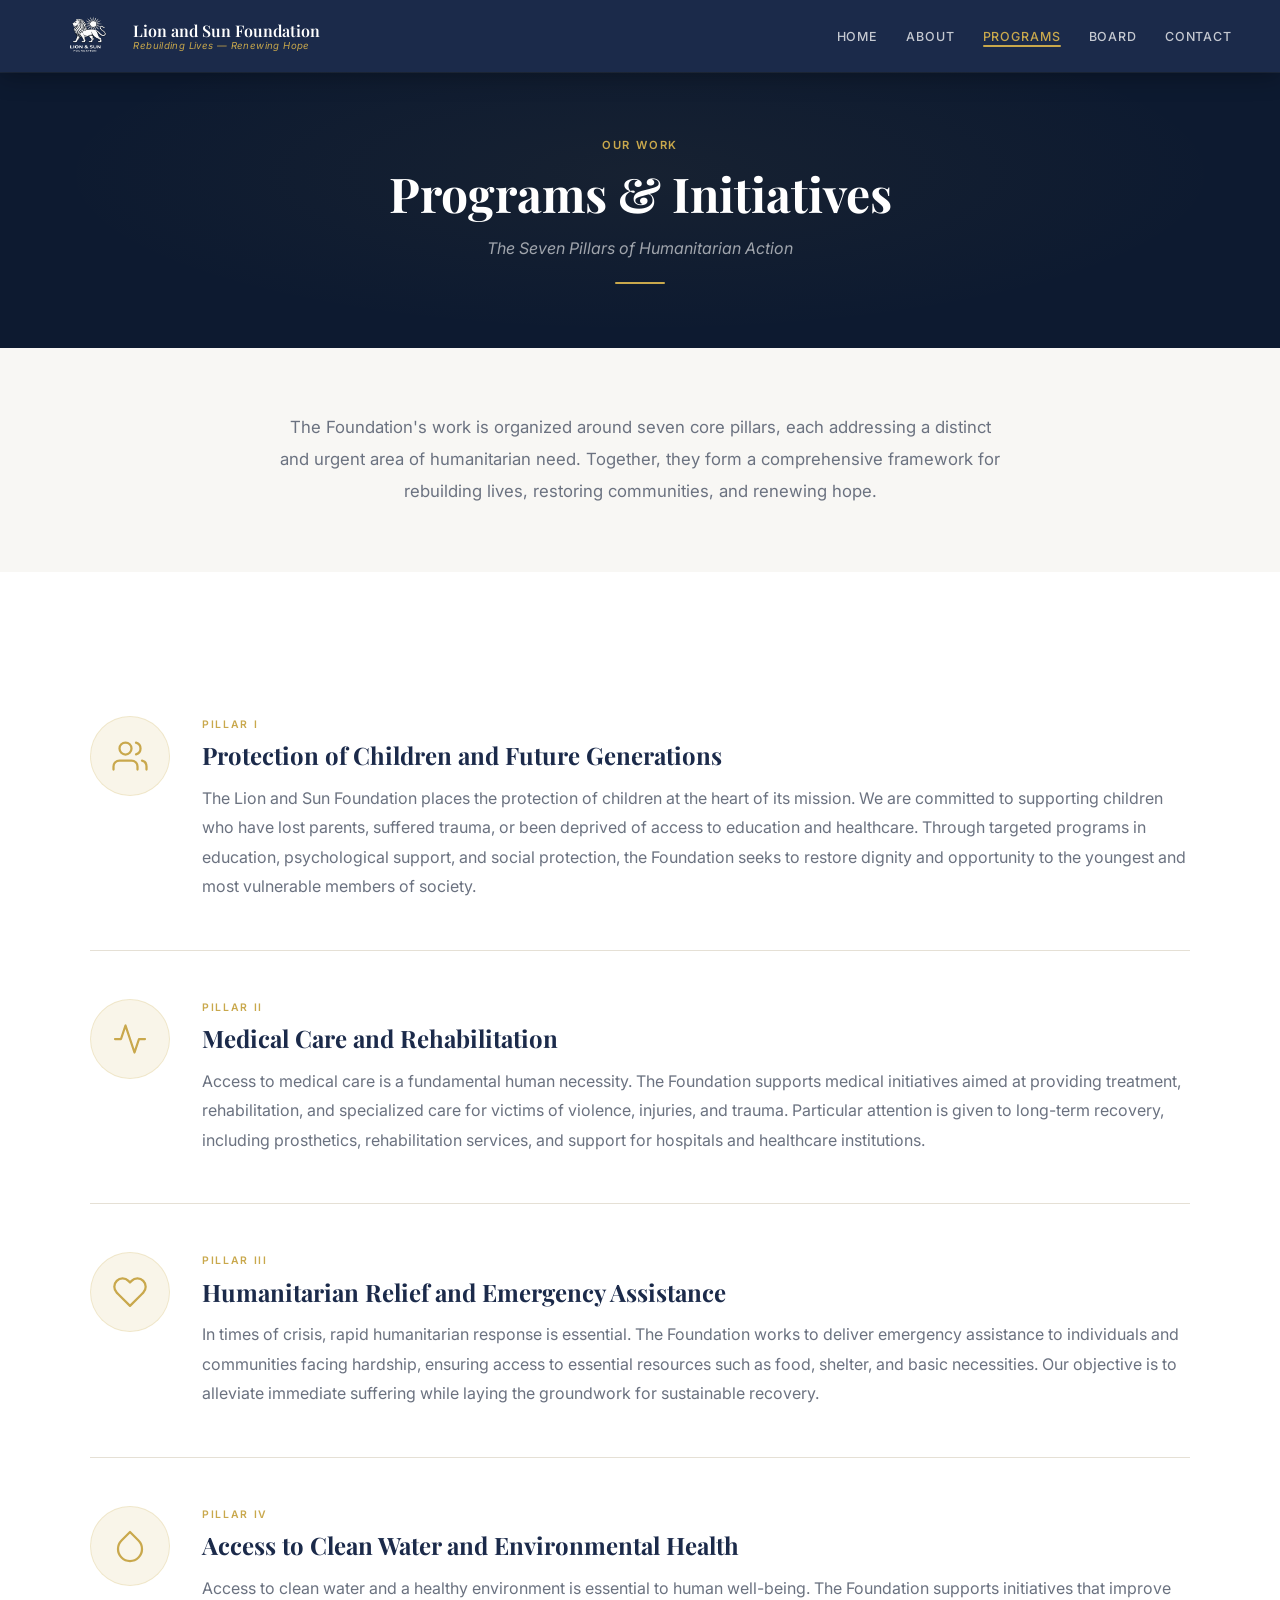
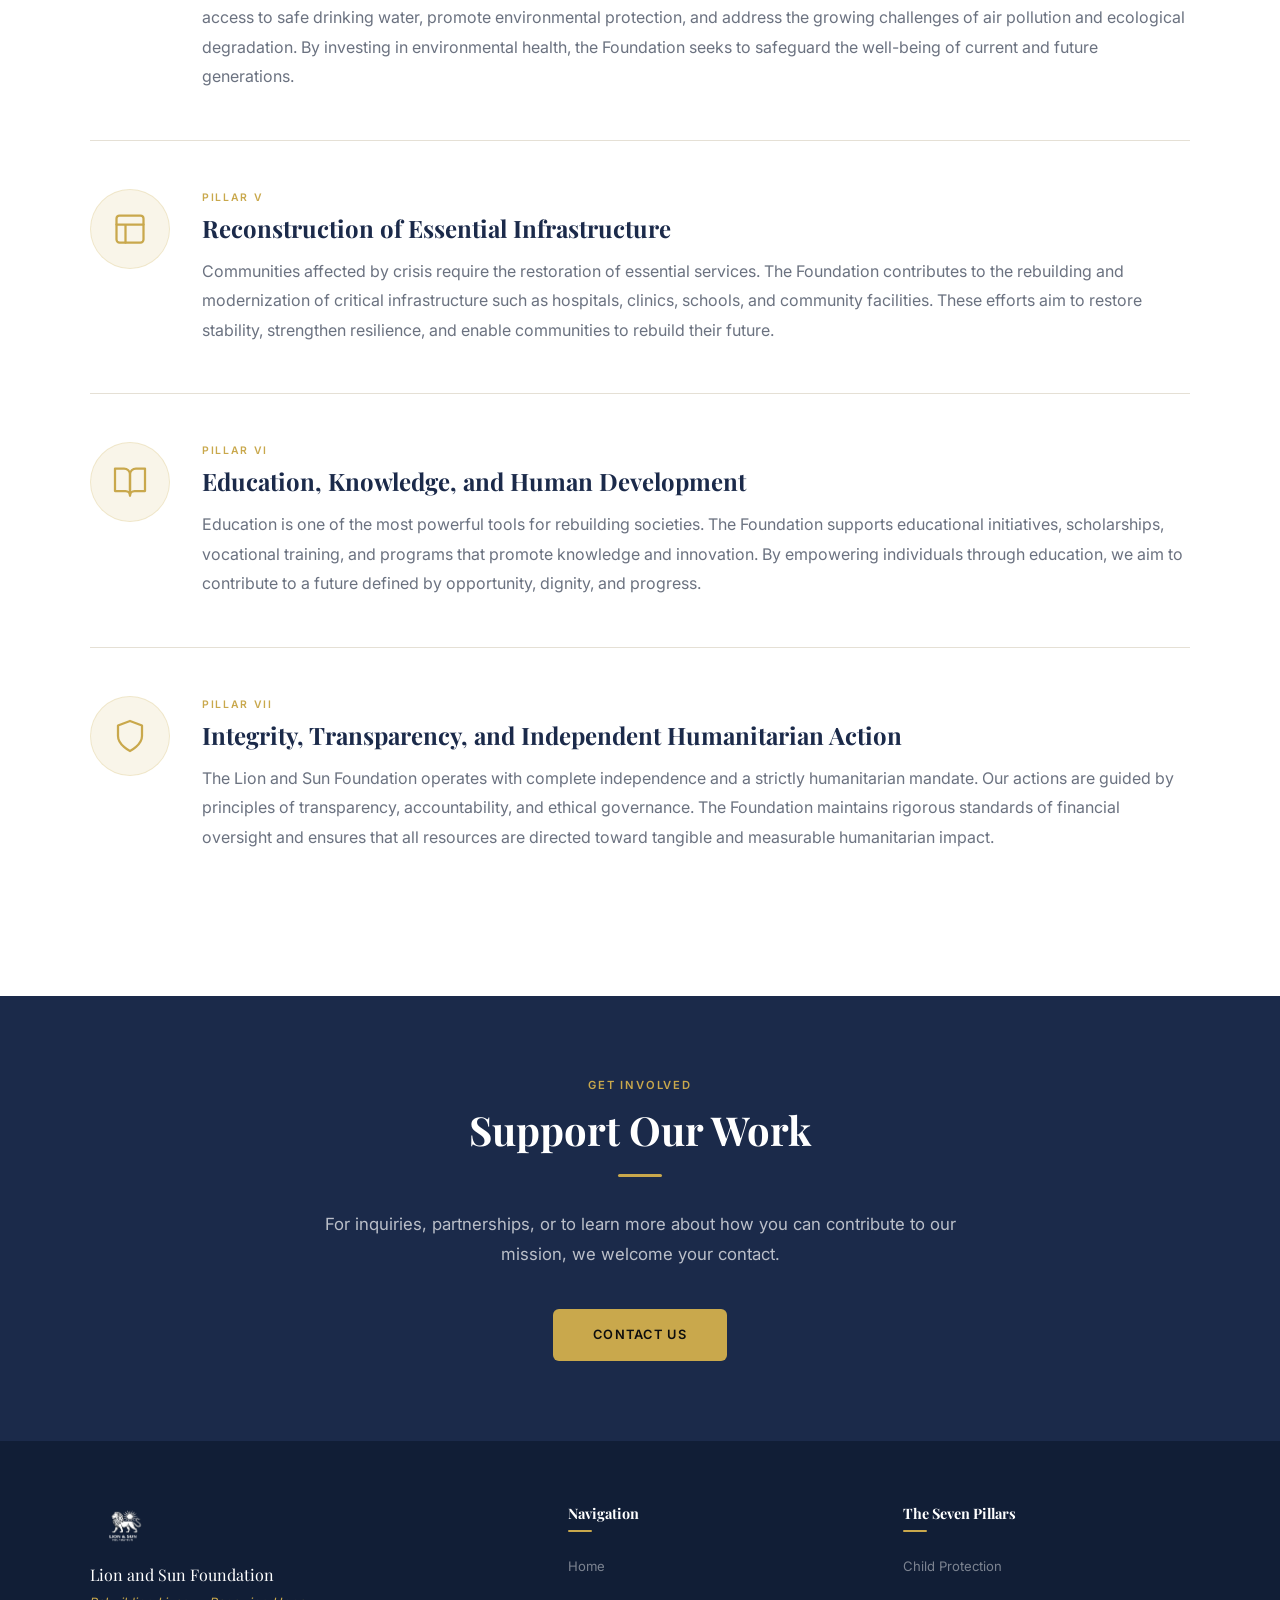
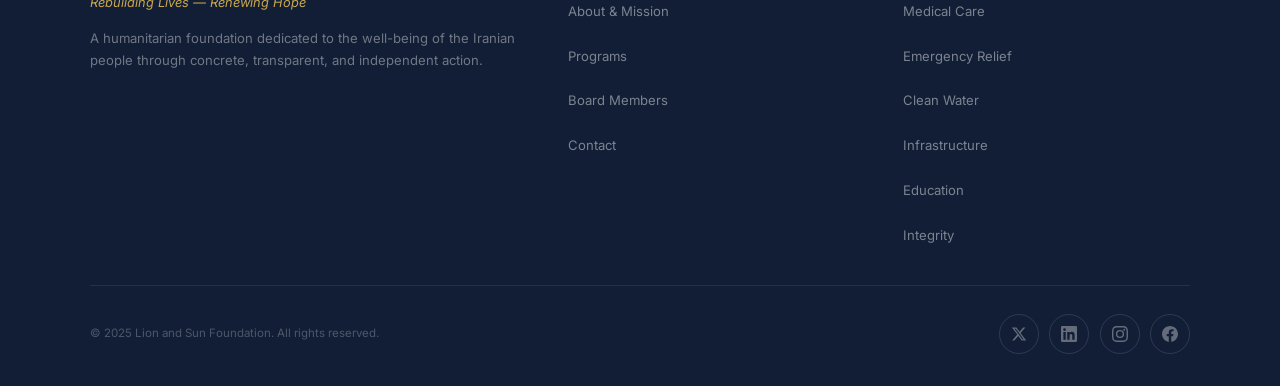
<file: programs.html>
<!DOCTYPE html>
<html lang="en">
<head>
  <meta charset="UTF-8" />
  <meta name="viewport" content="width=device-width, initial-scale=1.0" />
  <title>Programs &amp; Initiatives — Lion and Sun Foundation</title>
  <meta name="description" content="The Seven Pillars of the Lion and Sun Foundation — our core humanitarian programs and initiatives." />
  <link rel="icon" type="image/svg+xml" href="favicon.svg" />
  <link rel="alternate icon" type="image/png" href="logo.png" />
  <link rel="stylesheet" href="styles.css" />
</head>
<body>
  <!-- ── MOBILE MENU OVERLAY ── -->
  <div class="mobile-menu-overlay"></div>
  <div class="mobile-menu">
    <ul class="mobile-menu-nav">
      <li><a href="index.html">Home</a></li>
      <li><a href="about.html">About</a></li>
      <li><a href="programs.html">Programs</a></li>
      <li><a href="board.html">Board</a></li>
      <li><a href="contact.html">Contact</a></li>
    </ul>
    <div class="mobile-menu-brand">
      <p>Rebuilding Lives — Renewing Hope</p>
    </div>
  </div>

  <!-- ── NAVBAR ── -->
  <nav class="navbar" id="navbar">
    <a href="index.html" class="navbar-brand">
      <img src="logo.png" alt="Lion and Sun Foundation" />
      <div class="navbar-brand-text">
        <span class="navbar-brand-name">Lion and Sun Foundation</span>
        <span class="navbar-brand-tagline">Rebuilding Lives — Renewing Hope</span>
      </div>
    </a>
    <button class="navbar-toggle" aria-label="Toggle menu">
      <span></span><span></span><span></span>
    </button>
    <ul class="navbar-nav">
      <li><a href="index.html">Home</a></li>
      <li><a href="about.html">About</a></li>
      <li><a href="programs.html">Programs</a></li>
      <li><a href="board.html">Board</a></li>
      <li><a href="contact.html">Contact</a></li>
    </ul>
  </nav>

  <!-- ── PAGE HERO ── -->
  <div class="page-hero">
    <div class="page-hero-inner">
      <p class="section-label" style="color:var(--gold);">Our Work</p>
      <h1>Programs &amp; Initiatives</h1>
      <p class="page-hero-subtitle">The Seven Pillars of Humanitarian Action</p>
      <div class="page-hero-line"></div>
    </div>
  </div>

  <!-- ── INTRO ── -->
  <section style="background:var(--light-bg); padding: 4rem 2rem;">
    <div class="container text-center">
      <p class="reveal" style="font-size:1.05rem; color:var(--text-muted); max-width:720px; margin:0 auto; line-height:1.9;">
        The Foundation's work is organized around seven core pillars, each addressing a distinct and urgent area of humanitarian need. Together, they form a comprehensive framework for rebuilding lives, restoring communities, and renewing hope.
      </p>
    </div>
  </section>

  <!-- ── PILLARS ── -->
  <section style="background:var(--white);">
    <div class="container">

      <!-- Pillar 1 -->
      <div class="pillar-full reveal" id="pillar-1">
        <div class="pillar-full-inner">
          <div class="pillar-icon-wrap">
            <svg viewBox="0 0 24 24" fill="none" stroke="currentColor" stroke-width="1.5" stroke-linecap="round" stroke-linejoin="round">
              <path d="M17 21v-2a4 4 0 0 0-4-4H5a4 4 0 0 0-4 4v2"/>
              <circle cx="9" cy="7" r="4"/>
              <path d="M23 21v-2a4 4 0 0 0-3-3.87"/>
              <path d="M16 3.13a4 4 0 0 1 0 7.75"/>
            </svg>
          </div>
          <div>
            <p class="pillar-full-label">Pillar I</p>
            <h2 class="pillar-full-title">Protection of Children and Future Generations</h2>
            <p class="pillar-full-text">The Lion and Sun Foundation places the protection of children at the heart of its mission. We are committed to supporting children who have lost parents, suffered trauma, or been deprived of access to education and healthcare. Through targeted programs in education, psychological support, and social protection, the Foundation seeks to restore dignity and opportunity to the youngest and most vulnerable members of society.</p>
          </div>
        </div>
      </div>

      <!-- Pillar 2 -->
      <div class="pillar-full reveal" id="pillar-2">
        <div class="pillar-full-inner">
          <div class="pillar-icon-wrap">
            <svg viewBox="0 0 24 24" fill="none" stroke="currentColor" stroke-width="1.5" stroke-linecap="round" stroke-linejoin="round">
              <path d="M22 12h-4l-3 9L9 3l-3 9H2"/>
            </svg>
          </div>
          <div>
            <p class="pillar-full-label">Pillar II</p>
            <h2 class="pillar-full-title">Medical Care and Rehabilitation</h2>
            <p class="pillar-full-text">Access to medical care is a fundamental human necessity. The Foundation supports medical initiatives aimed at providing treatment, rehabilitation, and specialized care for victims of violence, injuries, and trauma. Particular attention is given to long-term recovery, including prosthetics, rehabilitation services, and support for hospitals and healthcare institutions.</p>
          </div>
        </div>
      </div>

      <!-- Pillar 3 -->
      <div class="pillar-full reveal" id="pillar-3">
        <div class="pillar-full-inner">
          <div class="pillar-icon-wrap">
            <svg viewBox="0 0 24 24" fill="none" stroke="currentColor" stroke-width="1.5" stroke-linecap="round" stroke-linejoin="round">
              <path d="M20.84 4.61a5.5 5.5 0 0 0-7.78 0L12 5.67l-1.06-1.06a5.5 5.5 0 0 0-7.78 7.78l1.06 1.06L12 21.23l7.78-7.78 1.06-1.06a5.5 5.5 0 0 0 0-7.78z"/>
            </svg>
          </div>
          <div>
            <p class="pillar-full-label">Pillar III</p>
            <h2 class="pillar-full-title">Humanitarian Relief and Emergency Assistance</h2>
            <p class="pillar-full-text">In times of crisis, rapid humanitarian response is essential. The Foundation works to deliver emergency assistance to individuals and communities facing hardship, ensuring access to essential resources such as food, shelter, and basic necessities. Our objective is to alleviate immediate suffering while laying the groundwork for sustainable recovery.</p>
          </div>
        </div>
      </div>

      <!-- Pillar 4 -->
      <div class="pillar-full reveal" id="pillar-4">
        <div class="pillar-full-inner">
          <div class="pillar-icon-wrap">
            <svg viewBox="0 0 24 24" fill="none" stroke="currentColor" stroke-width="1.5" stroke-linecap="round" stroke-linejoin="round">
              <path d="M12 2.69l5.66 5.66a8 8 0 1 1-11.31 0z"/>
            </svg>
          </div>
          <div>
            <p class="pillar-full-label">Pillar IV</p>
            <h2 class="pillar-full-title">Access to Clean Water and Environmental Health</h2>
            <p class="pillar-full-text">Access to clean water and a healthy environment is essential to human well-being. The Foundation supports initiatives that improve access to safe drinking water, promote environmental protection, and address the growing challenges of air pollution and ecological degradation. By investing in environmental health, the Foundation seeks to safeguard the well-being of current and future generations.</p>
          </div>
        </div>
      </div>

      <!-- Pillar 5 -->
      <div class="pillar-full reveal" id="pillar-5">
        <div class="pillar-full-inner">
          <div class="pillar-icon-wrap">
            <svg viewBox="0 0 24 24" fill="none" stroke="currentColor" stroke-width="1.5" stroke-linecap="round" stroke-linejoin="round">
              <rect x="3" y="3" width="18" height="18" rx="2" ry="2"/>
              <path d="M3 9h18M9 21V9"/>
            </svg>
          </div>
          <div>
            <p class="pillar-full-label">Pillar V</p>
            <h2 class="pillar-full-title">Reconstruction of Essential Infrastructure</h2>
            <p class="pillar-full-text">Communities affected by crisis require the restoration of essential services. The Foundation contributes to the rebuilding and modernization of critical infrastructure such as hospitals, clinics, schools, and community facilities. These efforts aim to restore stability, strengthen resilience, and enable communities to rebuild their future.</p>
          </div>
        </div>
      </div>

      <!-- Pillar 6 -->
      <div class="pillar-full reveal" id="pillar-6">
        <div class="pillar-full-inner">
          <div class="pillar-icon-wrap">
            <svg viewBox="0 0 24 24" fill="none" stroke="currentColor" stroke-width="1.5" stroke-linecap="round" stroke-linejoin="round">
              <path d="M2 3h6a4 4 0 0 1 4 4v14a3 3 0 0 0-3-3H2z"/>
              <path d="M22 3h-6a4 4 0 0 0-4 4v14a3 3 0 0 1 3-3h7z"/>
            </svg>
          </div>
          <div>
            <p class="pillar-full-label">Pillar VI</p>
            <h2 class="pillar-full-title">Education, Knowledge, and Human Development</h2>
            <p class="pillar-full-text">Education is one of the most powerful tools for rebuilding societies. The Foundation supports educational initiatives, scholarships, vocational training, and programs that promote knowledge and innovation. By empowering individuals through education, we aim to contribute to a future defined by opportunity, dignity, and progress.</p>
          </div>
        </div>
      </div>

      <!-- Pillar 7 -->
      <div class="pillar-full reveal" id="pillar-7">
        <div class="pillar-full-inner">
          <div class="pillar-icon-wrap">
            <svg viewBox="0 0 24 24" fill="none" stroke="currentColor" stroke-width="1.5" stroke-linecap="round" stroke-linejoin="round">
              <path d="M12 22s8-4 8-10V5l-8-3-8 3v7c0 6 8 10 8 10z"/>
            </svg>
          </div>
          <div>
            <p class="pillar-full-label">Pillar VII</p>
            <h2 class="pillar-full-title">Integrity, Transparency, and Independent Humanitarian Action</h2>
            <p class="pillar-full-text">The Lion and Sun Foundation operates with complete independence and a strictly humanitarian mandate. Our actions are guided by principles of transparency, accountability, and ethical governance. The Foundation maintains rigorous standards of financial oversight and ensures that all resources are directed toward tangible and measurable humanitarian impact.</p>
          </div>
        </div>
      </div>

    </div>
  </section>

  <!-- ── CTA ── -->
  <section style="background:var(--navy); padding:5rem 2rem; text-align:center;">
    <div class="container">
      <p class="section-label reveal" style="color:var(--gold);">Get Involved</p>
      <h2 class="section-title light reveal">Support Our Work</h2>
      <div class="section-divider center reveal"></div>
      <p class="section-intro light reveal" style="margin:0 auto 2.5rem;">For inquiries, partnerships, or to learn more about how you can contribute to our mission, we welcome your contact.</p>
      <div class="reveal">
        <a href="contact.html" class="btn btn-gold">Contact Us</a>
      </div>
    </div>
  </section>

  <!-- ── FOOTER ── -->
  <footer class="footer">
    <div class="footer-inner">
      <div class="footer-top">
        <div class="footer-brand">
          <img src="logo.png" alt="Lion and Sun Foundation" />
          <div class="footer-brand-name">Lion and Sun Foundation</div>
          <div class="footer-tagline">Rebuilding Lives — Renewing Hope</div>
          <p class="footer-desc">A humanitarian foundation dedicated to the well-being of the Iranian people through concrete, transparent, and independent action.</p>
        </div>
        <div class="footer-col">
          <h4>Navigation</h4>
          <ul>
            <li><a href="index.html">Home</a></li>
            <li><a href="about.html">About &amp; Mission</a></li>
            <li><a href="programs.html">Programs</a></li>
            <li><a href="board.html">Board Members</a></li>
            <li><a href="contact.html">Contact</a></li>
          </ul>
        </div>
        <div class="footer-col">
          <h4>The Seven Pillars</h4>
          <ul>
            <li><a href="#pillar-1">Child Protection</a></li>
            <li><a href="#pillar-2">Medical Care</a></li>
            <li><a href="#pillar-3">Emergency Relief</a></li>
            <li><a href="#pillar-4">Clean Water</a></li>
            <li><a href="#pillar-5">Infrastructure</a></li>
            <li><a href="#pillar-6">Education</a></li>
            <li><a href="#pillar-7">Integrity</a></li>
          </ul>
        </div>
      </div>
      <div class="footer-bottom">
        <p class="footer-copy">&copy; 2025 Lion and Sun Foundation. All rights reserved.</p>
        <div class="footer-social">
          <a href="#" aria-label="Twitter"><svg width="16" height="16" viewBox="0 0 24 24" fill="currentColor"><path d="M18.244 2.25h3.308l-7.227 8.26 8.502 11.24H16.17l-5.214-6.817L4.99 21.75H1.68l7.73-8.835L1.254 2.25H8.08l4.713 6.231zm-1.161 17.52h1.833L7.084 4.126H5.117z"/></svg></a>
          <a href="#" aria-label="LinkedIn"><svg width="16" height="16" viewBox="0 0 24 24" fill="currentColor"><path d="M20.447 20.452h-3.554v-5.569c0-1.328-.027-3.037-1.852-3.037-1.853 0-2.136 1.445-2.136 2.939v5.667H9.351V9h3.414v1.561h.046c.477-.9 1.637-1.85 3.37-1.85 3.601 0 4.267 2.37 4.267 5.455v6.286zM5.337 7.433a2.062 2.062 0 0 1-2.063-2.065 2.064 2.064 0 1 1 2.063 2.065zm1.782 13.019H3.555V9h3.564v11.452zM22.225 0H1.771C.792 0 0 .774 0 1.729v20.542C0 23.227.792 24 1.771 24h20.451C23.2 24 24 23.227 24 22.271V1.729C24 .774 23.2 0 22.222 0h.003z"/></svg></a>
          <a href="#" aria-label="Instagram"><svg width="16" height="16" viewBox="0 0 24 24" fill="currentColor"><path d="M12 2.163c3.204 0 3.584.012 4.85.07 3.252.148 4.771 1.691 4.919 4.919.058 1.265.069 1.645.069 4.849 0 3.205-.012 3.584-.069 4.849-.149 3.225-1.664 4.771-4.919 4.919-1.266.058-1.644.07-4.85.07-3.204 0-3.584-.012-4.849-.07-3.26-.149-4.771-1.699-4.919-4.92-.058-1.265-.07-1.644-.07-4.849 0-3.204.013-3.583.07-4.849.149-3.227 1.664-4.771 4.919-4.919 1.266-.057 1.645-.069 4.849-.069zm0-2.163c-3.259 0-3.667.014-4.947.072-4.358.2-6.78 2.618-6.98 6.98-.059 1.281-.073 1.689-.073 4.948 0 3.259.014 3.668.072 4.948.2 4.358 2.618 6.78 6.98 6.98 1.281.058 1.689.072 4.948.072 3.259 0 3.668-.014 4.948-.072 4.354-.2 6.782-2.618 6.979-6.98.059-1.28.073-1.689.073-4.948 0-3.259-.014-3.667-.072-4.947-.196-4.354-2.617-6.78-6.979-6.98-1.281-.059-1.69-.073-4.949-.073zm0 5.838a6.162 6.162 0 1 0 0 12.324 6.162 6.162 0 0 0 0-12.324zM12 16a4 4 0 1 1 0-8 4 4 0 0 1 0 8zm6.406-11.845a1.44 1.44 0 1 0 0 2.881 1.44 1.44 0 0 0 0-2.881z"/></svg></a>
          <a href="#" aria-label="Facebook"><svg width="16" height="16" viewBox="0 0 24 24" fill="currentColor"><path d="M24 12.073c0-6.627-5.373-12-12-12s-12 5.373-12 12c0 5.99 4.388 10.954 10.125 11.854v-8.385H7.078v-3.47h3.047V9.43c0-3.007 1.792-4.669 4.533-4.669 1.312 0 2.686.235 2.686.235v2.953H15.83c-1.491 0-1.956.925-1.956 1.874v2.25h3.328l-.532 3.47h-2.796v8.385C19.612 23.027 24 18.062 24 12.073z"/></svg></a>
        </div>
      </div>
    </div>
  </footer>

  <script src="script.js"></script>
</body>
</html>
</file>
<file: styles.css>
/* ============================================
   LION AND SUN FOUNDATION
   Apple-grade Mobile-First Design System
   Breakpoints: 390 · 768 · 1024 · 1280
   ============================================ */

@import url('https://fonts.googleapis.com/css2?family=Playfair+Display:ital,wght@0,400;0,600;0,700;1,400;1,600&family=Inter:wght@300;400;500;600&display=swap');

/* ── TOKENS ───────────────────────────────── */
:root {
  --navy:        #1B2A4A;
  --navy-deep:   #111e36;
  --hero-bg:     #0d1a30;
  --gold:        #C9A84C;
  --gold-light:  #e0c278;
  --gold-dim:    rgba(201,168,76,0.12);
  --dark:        #0D0D0D;
  --white:       #FFFFFF;
  --light-bg:    #F8F7F4;
  --text-dark:   #1a1a1a;
  --text-muted:  #6b7280;
  --border:      #e5e0d5;
  --radius-sm:   6px;
  --radius-md:   12px;
  --radius-lg:   20px;
  --shadow-sm:   0 2px 12px rgba(0,0,0,0.06);
  --shadow-md:   0 8px 32px rgba(27,42,74,0.10);
  --shadow-lg:   0 20px 60px rgba(27,42,74,0.14);
  --transition:  all 0.28s cubic-bezier(0.4,0,0.2,1);
  --nav-h:       64px;

  /* Safe area (iPhone notch / Dynamic Island / home bar) */
  --safe-top:    env(safe-area-inset-top, 0px);
  --safe-bottom: env(safe-area-inset-bottom, 0px);
  --safe-left:   env(safe-area-inset-left, 0px);
  --safe-right:  env(safe-area-inset-right, 0px);
}

/* ── RESET ────────────────────────────────── */
*, *::before, *::after {
  box-sizing: border-box;
  margin: 0;
  padding: 0;
}

html {
  scroll-behavior: smooth;
  -webkit-text-size-adjust: 100%;
  text-size-adjust: 100%;
  overflow-x: hidden;
  max-width: 100%;
}

body {
  font-family: 'Inter', -apple-system, BlinkMacSystemFont, sans-serif;
  color: var(--text-dark);
  background: var(--white);
  line-height: 1.7;
  overflow-x: hidden;
  max-width: 100%;
  -webkit-font-smoothing: antialiased;
  -moz-osx-font-smoothing: grayscale;
}

/* ── GLOBAL OVERFLOW LOCK ─────────────────── */
*:not(html):not(body) {
  max-width: 100%;
}

h1, h2, h3, h4, h5 {
  font-family: 'Playfair Display', Georgia, serif;
  line-height: 1.2;
}

a {
  text-decoration: none;
  color: inherit;
  -webkit-tap-highlight-color: transparent;
}

img {
  max-width: 100%;
  display: block;
}

button {
  -webkit-tap-highlight-color: transparent;
  touch-action: manipulation;
}

/* ============================================
   NAVBAR
   ============================================ */

.navbar {
  position: fixed;
  top: 0;
  left: 0;
  right: 0;
  z-index: 900;
  background: var(--navy);
  height: var(--nav-h);
  display: flex;
  align-items: center;
  justify-content: space-between;
  padding: 0 max(1.25rem, var(--safe-left)) 0 max(1.25rem, var(--safe-right));
  box-shadow: 0 1px 0 rgba(255,255,255,0.06), 0 4px 24px rgba(0,0,0,0.3);
  transition: background 0.3s ease, box-shadow 0.3s ease;
}

.navbar.scrolled {
  background: rgba(17, 30, 54, 0.96);
  backdrop-filter: blur(20px) saturate(1.8);
  -webkit-backdrop-filter: blur(20px) saturate(1.8);
  box-shadow: 0 1px 0 rgba(255,255,255,0.06), 0 8px 32px rgba(0,0,0,0.4);
}

/* Brand */
.navbar-brand {
  display: flex;
  align-items: center;
  gap: 0.65rem;
  min-width: 0;
  overflow: hidden;
  flex: 1;
}

.navbar-brand img {
  height: 40px;
  width: auto;
  flex-shrink: 0;
}

.navbar-brand-text {
  display: flex;
  flex-direction: column;
  line-height: 1.2;
  min-width: 0;
}

.navbar-brand-name {
  font-family: 'Playfair Display', serif;
  font-size: 0.9rem;
  font-weight: 600;
  color: var(--white);
  white-space: nowrap;
  overflow: hidden;
  text-overflow: ellipsis;
}

.navbar-brand-tagline {
  font-size: 0.6rem;
  color: var(--gold);
  font-style: italic;
  letter-spacing: 0.04em;
  white-space: nowrap;
}

/* Desktop nav links */
.navbar-nav {
  display: flex;
  align-items: center;
  gap: 1.75rem;
  list-style: none;
}

.navbar-nav a {
  font-size: 0.78rem;
  font-weight: 500;
  color: rgba(255,255,255,0.75);
  letter-spacing: 0.07em;
  text-transform: uppercase;
  position: relative;
  padding-bottom: 3px;
  transition: color 0.25s ease;
}

.navbar-nav a::after {
  content: '';
  position: absolute;
  bottom: 0; left: 0;
  width: 0; height: 2px;
  background: var(--gold);
  border-radius: 2px;
  transition: width 0.3s cubic-bezier(0.4,0,0.2,1);
}

@media (hover: hover) {
  .navbar-nav a:hover { color: var(--gold); }
  .navbar-nav a:hover::after { width: 100%; }
}

.navbar-nav a.active { color: var(--gold); }
.navbar-nav a.active::after { width: 100%; }

/* Hamburger button */
.navbar-toggle {
  display: none;
  flex-direction: column;
  justify-content: center;
  gap: 5px;
  cursor: pointer;
  padding: 8px;
  margin-right: -8px;
  background: none;
  border: none;
  border-radius: 8px;
  min-width: 44px;
  min-height: 44px;
  align-items: center;
}

.navbar-toggle span {
  display: block;
  width: 22px;
  height: 1.5px;
  background: var(--white);
  border-radius: 2px;
  transition: transform 0.3s cubic-bezier(0.4,0,0.2,1), opacity 0.2s ease;
  transform-origin: center;
}

.navbar-toggle.open span:nth-child(1) { transform: translateY(6.5px) rotate(45deg); }
.navbar-toggle.open span:nth-child(2) { opacity: 0; transform: scaleX(0); }
.navbar-toggle.open span:nth-child(3) { transform: translateY(-6.5px) rotate(-45deg); }

/* ── MOBILE MENU OVERLAY ────────────────── */
.mobile-menu-overlay {
  display: none;
  position: fixed;
  inset: 0;
  z-index: 800;
  background: rgba(0,0,0,0.5);
  backdrop-filter: blur(4px);
  -webkit-backdrop-filter: blur(4px);
  opacity: 0;
  pointer-events: none;
  transition: opacity 0.3s ease;
}

.mobile-menu-overlay.open {
  display: block;
  opacity: 1;
  pointer-events: auto;
}

.mobile-menu {
  display: none;
  position: fixed;
  top: 0; right: 0;
  width: min(320px, 85vw);
  height: 100%;
  height: 100dvh;
  background: var(--navy-deep);
  z-index: 850;
  transform: translateX(100%);
  transition: transform 0.38s cubic-bezier(0.4,0,0.2,1);
  overflow-y: auto;
  overscroll-behavior: contain;
  padding-top: calc(var(--nav-h) + var(--safe-top));
  padding-bottom: calc(2rem + var(--safe-bottom));
  padding-left: 2rem;
  padding-right: 2rem;
  box-shadow: -20px 0 60px rgba(0,0,0,0.5);
}

.mobile-menu.open {
  transform: translateX(0);
}

.mobile-menu-overlay.open {
  opacity: 1;
}

.mobile-menu-nav {
  list-style: none;
  padding-top: 1.5rem;
  display: flex;
  flex-direction: column;
}

.mobile-menu-nav li {
  opacity: 0;
  transform: translateX(20px);
  transition: opacity 0.3s ease, transform 0.3s ease;
}

.mobile-menu.open .mobile-menu-nav li {
  opacity: 1;
  transform: translateX(0);
}

.mobile-menu.open .mobile-menu-nav li:nth-child(1) { transition-delay: 0.08s; }
.mobile-menu.open .mobile-menu-nav li:nth-child(2) { transition-delay: 0.13s; }
.mobile-menu.open .mobile-menu-nav li:nth-child(3) { transition-delay: 0.18s; }
.mobile-menu.open .mobile-menu-nav li:nth-child(4) { transition-delay: 0.23s; }
.mobile-menu.open .mobile-menu-nav li:nth-child(5) { transition-delay: 0.28s; }

.mobile-menu-nav a {
  display: flex;
  align-items: center;
  justify-content: space-between;
  padding: 1rem 0;
  border-bottom: 1px solid rgba(255,255,255,0.07);
  font-size: 1rem;
  font-weight: 500;
  color: rgba(255,255,255,0.85);
  letter-spacing: 0.04em;
  min-height: 56px;
  transition: color 0.2s ease;
}

.mobile-menu-nav a::after {
  content: '→';
  font-size: 0.85rem;
  color: var(--gold);
  opacity: 0.6;
}

.mobile-menu-nav a.active,
.mobile-menu-nav a:active {
  color: var(--gold);
}

.mobile-menu-brand {
  padding: 1.5rem 0 0;
  border-top: 1px solid rgba(255,255,255,0.07);
  margin-top: 1rem;
}

.mobile-menu-brand p {
  font-family: 'Playfair Display', serif;
  font-style: italic;
  font-size: 0.8rem;
  color: var(--gold);
  opacity: 0.7;
}

/* ============================================
   HERO
   ============================================ */

.hero {
  min-height: 100vh;
  min-height: 100dvh;
  background: var(--hero-bg);
  display: flex;
  align-items: center;
  justify-content: center;
  text-align: center;
  padding: calc(var(--nav-h) + var(--safe-top) + 2rem) max(1.5rem, var(--safe-right)) calc(3rem + var(--safe-bottom)) max(1.5rem, var(--safe-left));
  position: relative;
  overflow: hidden;
}

.hero::before {
  content: '';
  position: absolute;
  inset: 0;
  background: radial-gradient(ellipse at 50% 40%, rgba(201,168,76,0.07) 0%, transparent 65%);
  pointer-events: none;
}

.hero-inner {
  display: flex;
  flex-direction: column;
  align-items: center;
  gap: 0;
  max-width: 680px;
  width: 100%;
  position: relative;
  z-index: 1;
}

.hero-logo {
  width: clamp(700px, 100vw, 1400px);
  max-width: 95%;
  display: block;
  margin: 0 auto;
  object-fit: contain;
  transform: translateX(0);
  animation: fadeInDown 0.9s cubic-bezier(0.4,0,0.2,1) forwards;
  filter: drop-shadow(0 0 50px rgba(201,168,76,0.22));
}

.hero-tagline {
  margin-top: clamp(-60px, -5vw, -20px);
  font-family: 'Playfair Display', serif;
  font-style: italic;
  font-size: clamp(1rem, 3.5vw, 1.35rem);
  color: var(--gold);
  letter-spacing: 0.03em;
  animation: fadeInUp 0.9s ease 0.3s both;
  padding: 0 1rem;
}

.hero-divider {
  width: 50px;
  height: 1px;
  margin-top: 0.75rem;
  background: linear-gradient(90deg, transparent, var(--gold), transparent);
  animation: fadeIn 0.9s ease 0.5s both;
}

.hero-cta {
  margin-top: 1rem;
  animation: fadeInUp 0.9s ease 0.6s both;
  width: 100%;
  display: flex;
  justify-content: center;
}

/* ============================================
   PAGE HERO
   ============================================ */

.page-hero {
  background: var(--hero-bg);
  padding: calc(var(--nav-h) + var(--safe-top) + clamp(2rem, 5vw, 4rem)) max(1.5rem, var(--safe-right)) clamp(2.5rem, 5vw, 4rem) max(1.5rem, var(--safe-left));
  text-align: center;
  position: relative;
  overflow: hidden;
}

.page-hero::before {
  content: '';
  position: absolute;
  inset: 0;
  background: radial-gradient(ellipse at center, rgba(201,168,76,0.05) 0%, transparent 65%);
}

.page-hero-inner {
  position: relative;
  z-index: 1;
  max-width: 700px;
  margin: 0 auto;
}

.page-hero h1 {
  font-size: clamp(1.75rem, 5vw, 3rem);
  color: var(--white);
  margin-bottom: 0.75rem;
}

.page-hero-subtitle {
  font-size: clamp(0.9rem, 2vw, 1rem);
  color: rgba(255,255,255,0.6);
  font-style: italic;
  padding: 0 1rem;
}

.page-hero-line {
  width: 50px;
  height: 2px;
  background: var(--gold);
  margin: 1.25rem auto 0;
  border-radius: 2px;
}

/* ============================================
   BUTTONS
   ============================================ */

.btn {
  display: inline-flex;
  align-items: center;
  justify-content: center;
  padding: clamp(0.8rem, 2vw, 0.95rem) clamp(1.5rem, 4vw, 2.5rem);
  font-size: 0.8rem;
  font-weight: 600;
  letter-spacing: 0.1em;
  text-transform: uppercase;
  border-radius: var(--radius-sm);
  transition: var(--transition);
  cursor: pointer;
  font-family: 'Inter', sans-serif;
  border: none;
  min-height: 48px;
  touch-action: manipulation;
  white-space: nowrap;
}

.btn-gold {
  background: var(--gold);
  color: var(--dark);
}

@media (hover: hover) {
  .btn-gold:hover {
    background: var(--gold-light);
    transform: translateY(-2px);
    box-shadow: 0 8px 24px rgba(201,168,76,0.32);
  }
}

.btn-gold:active { transform: scale(0.97); }

.btn-outline-gold {
  background: transparent;
  color: var(--gold);
  border: 1.5px solid var(--gold);
}

@media (hover: hover) {
  .btn-outline-gold:hover {
    background: var(--gold);
    color: var(--dark);
    transform: translateY(-2px);
  }
}

.btn-outline-gold:active { transform: scale(0.97); }

.btn-navy {
  background: var(--navy);
  color: var(--white);
}

@media (hover: hover) {
  .btn-navy:hover {
    background: var(--navy-deep);
    transform: translateY(-2px);
    box-shadow: 0 8px 24px rgba(27,42,74,0.3);
  }
}

.btn-navy:active { transform: scale(0.97); }

/* ============================================
   LAYOUT & SECTIONS
   ============================================ */

section {
  padding: clamp(3.5rem, 8vw, 6rem) max(1.25rem, var(--safe-left));
}

.container {
  max-width: 1100px;
  margin: 0 auto;
  width: 100%;
}

.section-label {
  font-size: 0.7rem;
  font-weight: 600;
  letter-spacing: 0.16em;
  text-transform: uppercase;
  color: var(--gold);
  margin-bottom: 0.65rem;
  display: block;
}

.section-title {
  font-size: clamp(1.6rem, 4vw, 2.5rem);
  color: var(--navy);
  margin-bottom: 1.25rem;
  line-height: 1.2;
}

.section-title.light { color: var(--white); }

.section-divider {
  width: 44px;
  height: 3px;
  background: var(--gold);
  border-radius: 2px;
  margin-bottom: 2rem;
}

.section-divider.center {
  margin-left: auto;
  margin-right: auto;
}

.section-intro {
  font-size: clamp(0.95rem, 2vw, 1.05rem);
  color: var(--text-muted);
  max-width: 680px;
  line-height: 1.8;
}

.section-intro.light { color: rgba(255,255,255,0.7); }

.text-center { text-align: center; }

/* ============================================
   MISSION — HOME
   ============================================ */

.mission-section { background: var(--light-bg); }

.mission-grid {
  display: grid;
  grid-template-columns: 1fr;
  gap: 2.5rem;
}

.mission-text {
  font-size: clamp(0.95rem, 2vw, 1.05rem);
  color: var(--text-muted);
  line-height: 1.9;
}

.mission-accent {
  display: grid;
  grid-template-columns: 1fr 1fr;
  gap: 1.25rem;
}

.mission-stat {
  border-left: 3px solid var(--gold);
  padding-left: 1rem;
  background: var(--white);
  padding: 1rem 1rem 1rem 1.1rem;
  border-radius: 0 var(--radius-sm) var(--radius-sm) 0;
  box-shadow: var(--shadow-sm);
}

.mission-stat-number {
  font-family: 'Playfair Display', serif;
  font-size: clamp(1.5rem, 4vw, 2rem);
  color: var(--navy);
  font-weight: 600;
  line-height: 1;
  margin-bottom: 0.3rem;
}

.mission-stat-label {
  font-size: 0.72rem;
  color: var(--text-muted);
  text-transform: uppercase;
  letter-spacing: 0.07em;
  line-height: 1.4;
}

/* ============================================
   PILLARS PREVIEW — HOME
   ============================================ */

.pillars-section { background: var(--white); }

.pillars-grid {
  display: grid;
  grid-template-columns: 1fr;
  gap: 0.85rem;
  margin-top: 2rem;
}

/* Never force a specific column on mobile */
.pillar-card--last {
  grid-column: auto;
}

.pillar-card {
  background: var(--white);
  border: 1px solid var(--border);
  border-left: 4px solid var(--gold);
  padding: 1.1rem 1.25rem;
  display: flex;
  align-items: center;
  gap: 1rem;
  transition: var(--transition);
  cursor: pointer;
  text-decoration: none;
  color: inherit;
  border-radius: 0 var(--radius-sm) var(--radius-sm) 0;
  min-height: 56px;
}

@media (hover: hover) {
  .pillar-card:hover {
    transform: translateX(4px);
    box-shadow: 4px 4px 20px rgba(27,42,74,0.08);
    border-left-color: var(--navy);
  }
}

.pillar-card:active {
  background: var(--light-bg);
  transform: scale(0.99);
}

.pillar-card-icon {
  width: 40px;
  height: 40px;
  flex-shrink: 0;
  color: var(--gold);
}

.pillar-card-content { min-width: 0; }

.pillar-card-number {
  font-size: 0.62rem;
  color: var(--text-muted);
  text-transform: uppercase;
  letter-spacing: 0.1em;
  margin-bottom: 0.2rem;
}

.pillar-card-title {
  font-family: 'Playfair Display', serif;
  font-size: 0.9rem;
  font-weight: 600;
  color: var(--navy);
  line-height: 1.3;
}

/* ============================================
   PROGRAMS — FULL PILLARS
   ============================================ */

.pillar-full {
  padding: clamp(1.75rem, 4vw, 3rem) 0;
  border-bottom: 1px solid var(--border);
}

.pillar-full:last-child { border-bottom: none; }

.pillar-full-inner {
  display: grid;
  grid-template-columns: 1fr;
  gap: 1.25rem;
}

.pillar-icon-wrap {
  width: 60px;
  height: 60px;
  background: var(--gold-dim);
  border: 1px solid rgba(201,168,76,0.2);
  border-radius: 50%;
  display: flex;
  align-items: center;
  justify-content: center;
  flex-shrink: 0;
  color: var(--gold);
}

.pillar-icon-wrap svg { width: 28px; height: 28px; }

.pillar-full-label {
  font-size: 0.65rem;
  font-weight: 600;
  letter-spacing: 0.16em;
  text-transform: uppercase;
  color: var(--gold);
  margin-bottom: 0.4rem;
  display: block;
}

.pillar-full-title {
  font-size: clamp(1.2rem, 3vw, 1.5rem);
  color: var(--navy);
  margin-bottom: 0.85rem;
  line-height: 1.25;
}

.pillar-full-text {
  font-size: clamp(0.9rem, 2vw, 1rem);
  color: var(--text-muted);
  line-height: 1.85;
}

/* ============================================
   VALUES — ABOUT
   ============================================ */

.values-section { background: var(--navy); }

.values-grid {
  display: grid;
  grid-template-columns: 1fr;
  gap: 1rem;
  margin-top: 2rem;
}

.value-card {
  text-align: center;
  padding: clamp(1.75rem, 4vw, 2.5rem) clamp(1.25rem, 3vw, 2rem);
  border: 1px solid rgba(255,255,255,0.08);
  border-radius: var(--radius-md);
  transition: var(--transition);
  background: rgba(255,255,255,0.02);
}

@media (hover: hover) {
  .value-card:hover {
    background: rgba(255,255,255,0.05);
    border-color: rgba(201,168,76,0.35);
    transform: translateY(-4px);
  }
}

.value-icon {
  width: 52px;
  height: 52px;
  margin: 0 auto 1.25rem;
  color: var(--gold);
}

.value-title {
  font-family: 'Playfair Display', serif;
  font-size: clamp(1.1rem, 2.5vw, 1.3rem);
  color: var(--white);
  margin-bottom: 0.65rem;
}

.value-text {
  font-size: clamp(0.85rem, 2vw, 0.9rem);
  color: rgba(255,255,255,0.5);
  line-height: 1.75;
}

/* ============================================
   MANDATE — ABOUT
   ============================================ */

.mandate-section { background: var(--light-bg); }

.mandate-block {
  max-width: 780px;
  margin: 0 auto;
}

.mandate-quote {
  font-family: 'Playfair Display', serif;
  font-style: italic;
  font-size: clamp(1rem, 3vw, 1.35rem);
  color: var(--navy);
  line-height: 1.65;
  padding: clamp(1.25rem, 4vw, 2rem) clamp(1.25rem, 4vw, 2.5rem);
  border-left: 4px solid var(--gold);
  border-right: 4px solid var(--gold);
  border-radius: var(--radius-sm);
  background: var(--white);
  box-shadow: var(--shadow-sm);
}

/* ============================================
   BOARD MEMBERS
   ============================================ */

.board-intro-section {
  background: var(--light-bg);
  padding: clamp(2rem, 4vw, 3.5rem) max(1.25rem, var(--safe-left));
}

.board-intro-text {
  font-size: clamp(0.95rem, 2vw, 1.05rem);
  color: var(--text-muted);
  max-width: 700px;
  margin: 0 auto;
  line-height: 1.85;
  text-align: center;
}

.board-section { background: var(--white); }

/* Mobile: single column stacked cards */
.board-grid {
  display: grid;
  grid-template-columns: 1fr;
  gap: 1rem;
}

.board-card {
  display: flex;
  flex-direction: row;
  align-items: flex-start;
  gap: 1rem;
  padding: 1.25rem;
  border: 1px solid var(--border);
  border-radius: var(--radius-md);
  border-left: 3px solid var(--gold);
  transition: var(--transition);
  background: var(--white);
  overflow: hidden;
  width: 100%;
}

@media (hover: hover) {
  .board-card:hover {
    transform: translateY(-3px);
    box-shadow: var(--shadow-md);
    border-left-color: var(--navy);
  }
}

.board-photo {
  width: 64px;
  height: 64px;
  min-width: 64px;
  border-radius: 50%;
  background: linear-gradient(135deg, #dce3f0, #b8c5db);
  display: flex;
  align-items: center;
  justify-content: center;
  border: 2px solid var(--border);
  overflow: hidden;
}

.board-photo svg {
  width: 32px;
  height: 32px;
  color: #8a9cc0;
}

.board-info {
  flex: 1;
  min-width: 0;
  overflow: hidden;
}

.board-name {
  font-family: 'Playfair Display', serif;
  font-size: 1rem;
  color: var(--navy);
  margin-bottom: 0.2rem;
  line-height: 1.3;
  white-space: normal;
  word-break: break-word;
}

.board-title {
  font-size: 0.68rem;
  color: var(--gold);
  text-transform: uppercase;
  letter-spacing: 0.08em;
  font-weight: 600;
  margin-bottom: 0.4rem;
  line-height: 1.4;
}

.board-divider {
  width: 20px;
  height: 1.5px;
  background: var(--gold);
  margin-bottom: 0.5rem;
  border-radius: 2px;
}

.board-bio {
  font-size: 0.8rem;
  color: var(--text-muted);
  line-height: 1.6;
}

/* Governance section */
.governance-section {
  background: var(--light-bg);
  padding: clamp(3rem, 7vw, 5rem) max(1.25rem, var(--safe-left));
}

.governance-inner {
  max-width: 720px;
  margin: 0 auto;
  text-align: center;
}

.governance-text {
  font-size: clamp(0.9rem, 2vw, 1rem);
  color: var(--text-muted);
  line-height: 1.9;
}

/* ============================================
   CONTACT
   ============================================ */

.contact-section { background: var(--white); }

.contact-grid {
  display: grid;
  grid-template-columns: 1fr;
  gap: 2.5rem;
}

.contact-social {
  display: flex;
  gap: 0.85rem;
  flex-wrap: wrap;
}

.social-link {
  width: 48px;
  height: 48px;
  border: 1.5px solid var(--border);
  display: flex;
  align-items: center;
  justify-content: center;
  border-radius: 50%;
  color: var(--navy);
  transition: var(--transition);
  touch-action: manipulation;
}

@media (hover: hover) {
  .social-link:hover {
    background: var(--navy);
    color: var(--white);
    border-color: var(--navy);
    transform: translateY(-3px);
  }
}

.social-link:active { transform: scale(0.93); }

.contact-form {
  background: var(--light-bg);
  padding: clamp(1.5rem, 4vw, 2.5rem);
  border-radius: var(--radius-md);
  border: 1px solid var(--border);
}

.form-group { margin-bottom: 1rem; }

.form-label {
  display: block;
  font-size: 0.72rem;
  font-weight: 600;
  letter-spacing: 0.09em;
  text-transform: uppercase;
  color: var(--navy);
  margin-bottom: 0.45rem;
}

.form-control {
  width: 100%;
  padding: 0.9rem 1rem;
  font-family: 'Inter', sans-serif;
  font-size: 16px; /* Prevents iOS auto-zoom */
  color: var(--text-dark);
  background: var(--white);
  border: 1.5px solid var(--border);
  border-radius: var(--radius-sm);
  outline: none;
  transition: border-color 0.2s ease, box-shadow 0.2s ease;
  resize: vertical;
  -webkit-appearance: none;
  appearance: none;
}

.form-control:focus {
  border-color: var(--gold);
  box-shadow: 0 0 0 3px rgba(201,168,76,0.12);
}

.form-control::placeholder { color: #b8b8b8; }

textarea.form-control {
  min-height: 120px;
  line-height: 1.6;
}

.form-row {
  display: grid;
  grid-template-columns: 1fr;
  gap: 1rem;
}

.form-submit {
  margin-top: 0.5rem;
  width: 100%;
  min-height: 52px;
  font-size: 0.82rem;
}

/* ============================================
   FOOTER
   ============================================ */

.footer {
  background: var(--navy-deep);
  padding: clamp(3rem, 6vw, 4rem) max(1.25rem, var(--safe-left)) calc(clamp(1.5rem, 4vw, 2rem) + var(--safe-bottom)) max(1.25rem, var(--safe-right));
}

.footer-inner { max-width: 1100px; margin: 0 auto; }

.footer-top {
  display: grid;
  grid-template-columns: 1fr;
  gap: 2rem;
  padding-bottom: 2rem;
  border-bottom: 1px solid rgba(255,255,255,0.08);
}

.footer-brand img {
  height: 44px;
  margin-bottom: 0.75rem;
}

.footer-brand-name {
  font-family: 'Playfair Display', serif;
  font-size: 1rem;
  color: var(--white);
  margin-bottom: 0.2rem;
}

.footer-tagline {
  font-style: italic;
  color: var(--gold);
  font-size: 0.8rem;
  margin-bottom: 0.85rem;
}

.footer-desc {
  font-size: 0.82rem;
  color: rgba(255,255,255,0.4);
  line-height: 1.7;
}

.footer-cols-row {
  display: grid;
  grid-template-columns: 1fr 1fr;
  gap: 1.5rem;
}

.footer-col h4 {
  font-family: 'Playfair Display', serif;
  font-size: 0.9rem;
  color: var(--white);
  margin-bottom: 1rem;
  padding-bottom: 0.6rem;
  position: relative;
}

.footer-col h4::after {
  content: '';
  position: absolute;
  bottom: 0; left: 0;
  width: 24px; height: 2px;
  background: var(--gold);
  border-radius: 2px;
}

.footer-col ul {
  list-style: none;
  display: flex;
  flex-direction: column;
  gap: 0.55rem;
}

.footer-col ul a {
  font-size: 0.82rem;
  color: rgba(255,255,255,0.45);
  transition: color 0.2s ease, padding-left 0.2s ease;
  min-height: 36px;
  display: flex;
  align-items: center;
}

@media (hover: hover) {
  .footer-col ul a:hover {
    color: var(--gold);
    padding-left: 4px;
  }
}

.footer-bottom {
  display: flex;
  flex-direction: column;
  align-items: flex-start;
  gap: 1rem;
  padding-top: 1.75rem;
}

.footer-copy {
  font-size: 0.72rem;
  color: rgba(255,255,255,0.25);
}

.footer-social {
  display: flex;
  gap: 0.65rem;
  flex-wrap: wrap;
}

.footer-social a {
  width: 40px;
  height: 40px;
  border: 1px solid rgba(255,255,255,0.12);
  display: flex;
  align-items: center;
  justify-content: center;
  border-radius: 50%;
  color: rgba(255,255,255,0.35);
  transition: var(--transition);
  touch-action: manipulation;
}

@media (hover: hover) {
  .footer-social a:hover {
    color: var(--gold);
    border-color: var(--gold);
  }
}

.footer-social a:active { transform: scale(0.9); }

/* ============================================
   TOAST
   ============================================ */

.toast {
  position: fixed;
  bottom: calc(1.5rem + var(--safe-bottom));
  left: max(1rem, var(--safe-left));
  right: max(1rem, var(--safe-right));
  background: var(--navy);
  color: var(--white);
  padding: 1rem 1.25rem;
  border-left: 4px solid var(--gold);
  border-radius: var(--radius-sm);
  font-size: 0.88rem;
  box-shadow: 0 8px 40px rgba(0,0,0,0.35);
  z-index: 9999;
  transform: translateY(120px);
  transition: transform 0.4s cubic-bezier(0.4,0,0.2,1);
}

.toast.show { transform: translateY(0); }

/* ============================================
   ANIMATIONS
   ============================================ */

@keyframes fadeInDown {
  from { opacity: 0; transform: translateY(-24px); }
  to   { opacity: 1; transform: translateY(0); }
}

@keyframes fadeInUp {
  from { opacity: 0; transform: translateY(16px); }
  to   { opacity: 1; transform: translateY(0); }
}

@keyframes fadeIn {
  from { opacity: 0; }
  to   { opacity: 1; }
}

.reveal {
  opacity: 0;
  transform: translateY(20px);
  transition: opacity 0.65s ease, transform 0.65s ease;
}

.reveal.visible {
  opacity: 1;
  transform: translateY(0);
}

.reveal-delay-1 { transition-delay: 0.08s; }
.reveal-delay-2 { transition-delay: 0.16s; }
.reveal-delay-3 { transition-delay: 0.24s; }
.reveal-delay-4 { transition-delay: 0.32s; }
.reveal-delay-5 { transition-delay: 0.40s; }
.reveal-delay-6 { transition-delay: 0.48s; }

/* ============================================
   TABLET — 640px
   ============================================ */

@media (min-width: 640px) {
  .pillars-grid {
    grid-template-columns: repeat(2, 1fr);
  }

  /* Board: 2 columns, vertical card layout at 640px */
  .board-grid {
    grid-template-columns: repeat(2, 1fr);
  }

  .board-card {
    flex-direction: column;
    align-items: center;
    text-align: center;
    padding: 1.75rem 1.25rem;
    gap: 0.85rem;
  }

  .board-photo {
    width: 80px;
    height: 80px;
    min-width: 80px;
  }

  .board-photo svg { width: 40px; height: 40px; }

  .board-info { text-align: center; width: 100%; }

  .board-name { font-size: 1rem; }

  .board-divider { margin: 0.4rem auto 0.5rem; }

  .values-grid {
    grid-template-columns: repeat(3, 1fr);
  }

  .mission-accent {
    grid-template-columns: repeat(2, 1fr);
  }

  .form-row {
    grid-template-columns: 1fr 1fr;
  }
}

/* ============================================
   TABLET — 768px (iPad portrait)
   ============================================ */

@media (min-width: 768px) {
  :root { --nav-h: 72px; }

  .navbar-brand img { height: 46px; }
  .navbar-brand-name { font-size: 1rem; }

  .pillars-grid {
    grid-template-columns: repeat(3, 1fr);
  }

  /* Center last pillar card on 3-col layout */
  .pillar-card--last {
    grid-column: 2;
  }

  .pillar-full-inner {
    grid-template-columns: 72px 1fr;
    gap: 1.75rem;
    align-items: start;
  }

  .pillar-icon-wrap { width: 72px; height: 72px; }
  .pillar-icon-wrap svg { width: 32px; height: 32px; }

  .mission-grid {
    grid-template-columns: 1fr 1fr;
    gap: 3.5rem;
    align-items: center;
  }

  .mission-accent {
    grid-template-columns: 1fr;
  }

  .contact-grid {
    grid-template-columns: 1fr 1.5fr;
    gap: 3rem;
  }

  .footer-top {
    grid-template-columns: 1.6fr 1fr;
    gap: 2.5rem;
  }

  .footer-cols-row {
    display: contents;
  }

  .footer-bottom {
    flex-direction: row;
    align-items: center;
    justify-content: space-between;
  }

  .mandate-quote {
    font-size: clamp(1.1rem, 2.5vw, 1.35rem);
  }

  /* Board: 3 columns at 768px */
  .board-grid {
    grid-template-columns: repeat(3, 1fr);
  }

  .board-card {
    padding: 2rem 1.5rem;
  }

  .board-photo {
    width: 90px;
    height: 90px;
    min-width: 90px;
  }

  .board-photo svg { width: 46px; height: 46px; }
}

/* ============================================
   DESKTOP — 1024px (iPad landscape / laptop)
   ============================================ */

@media (min-width: 1024px) {
  /* Show desktop nav, hide hamburger */
  .navbar-toggle,
  .mobile-menu,
  .mobile-menu-overlay {
    display: none !important;
  }

  .navbar-nav { display: flex !important; }

  .navbar {
    padding: 0 2.5rem;
    height: 72px;
  }

  .navbar-brand img { height: 50px; }

  section { padding: 5.5rem 2rem; }

  .pillar-full-inner {
    grid-template-columns: 80px 1fr;
    gap: 2rem;
  }

  .pillar-icon-wrap { width: 80px; height: 80px; }
  .pillar-icon-wrap svg { width: 36px; height: 36px; }

  .footer-top {
    grid-template-columns: 1.5fr 1fr 1fr;
    gap: 3rem;
  }

  .footer-cols-row { display: contents; }

  .mission-accent { grid-template-columns: 1fr; gap: 1.5rem; }
  .mission-stat { padding: 1rem 1rem 1rem 1.25rem; }
}

/* ============================================
   LARGE DESKTOP — 1280px
   ============================================ */

@media (min-width: 1280px) {
  .navbar { padding: 0 3rem; }

  section { padding: 6rem 2rem; }

  .mission-grid { gap: 5rem; }
  .contact-grid { gap: 5rem; }
}

/* ============================================
   MOBILE — show menu/overlay elements
   ============================================ */

@media (max-width: 1023px) {
  .navbar-toggle { display: flex; }
  .navbar-nav { display: none; }
  .mobile-menu { display: block; }
  /* overlay is controlled exclusively by JS .open class — never set display:block here */
}

/* ============================================
   PHONES — bigger hero logo on small screens
   ============================================ */

@media (max-width: 767px) {
  .hero-logo {
    width: 100vw;
    max-width: 100vw;
    margin-left: calc(-50vw + 50%);
    transform: translateX(0);
  }
  .hero-tagline {
    margin-top: 80px;
  }
}

/* ============================================
   LANDSCAPE PHONES (short screens)
   ============================================ */

@media (max-height: 500px) and (orientation: landscape) {
  .hero {
    min-height: auto;
    padding-top: calc(var(--nav-h) + 1.5rem);
    padding-bottom: 2rem;
  }

  .hero-logo { width: clamp(340px, 80vw, 680px); }

  .mobile-menu {
    overflow-y: auto;
    padding-top: calc(var(--nav-h) + 0.5rem);
  }
}

/* ============================================
   PRINT
   ============================================ */

@media print {
  .navbar, .hero-cta, .footer { display: none; }
  .hero { min-height: auto; padding: 2rem; }
}
</file>
